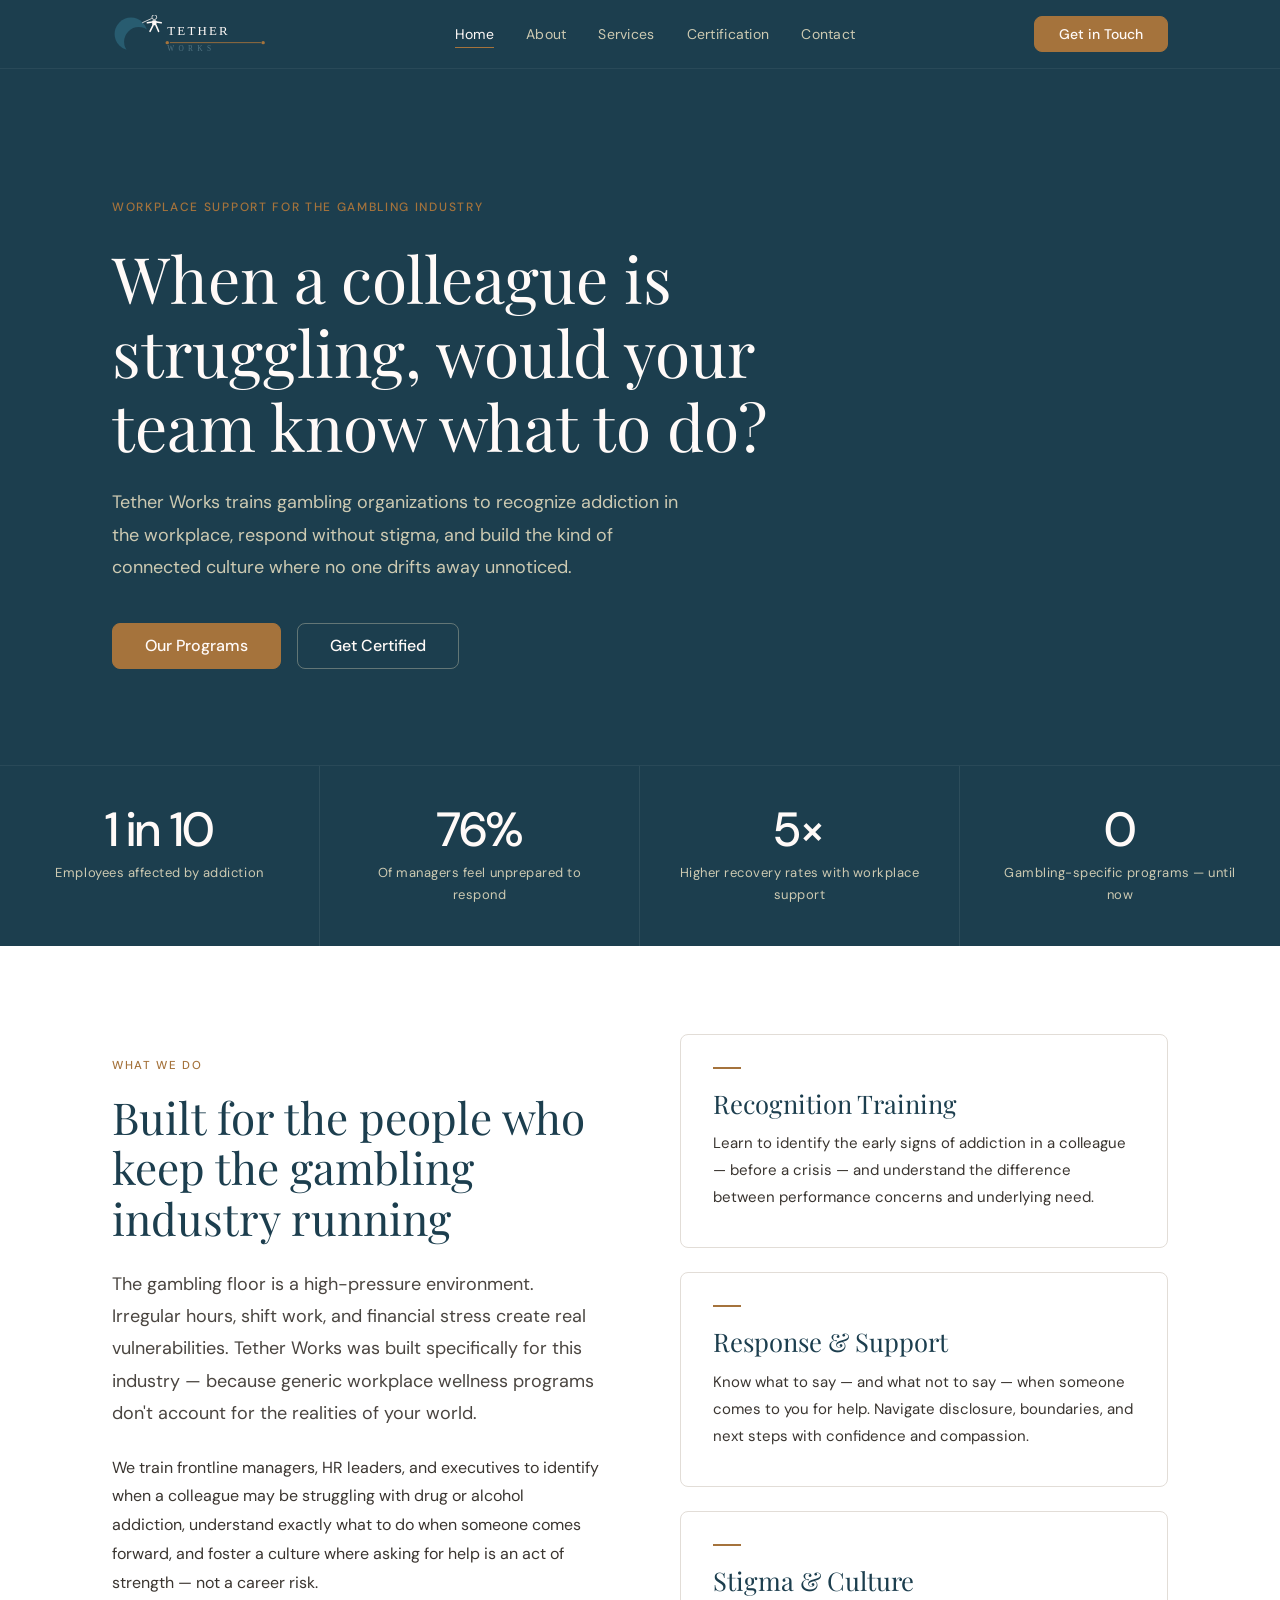
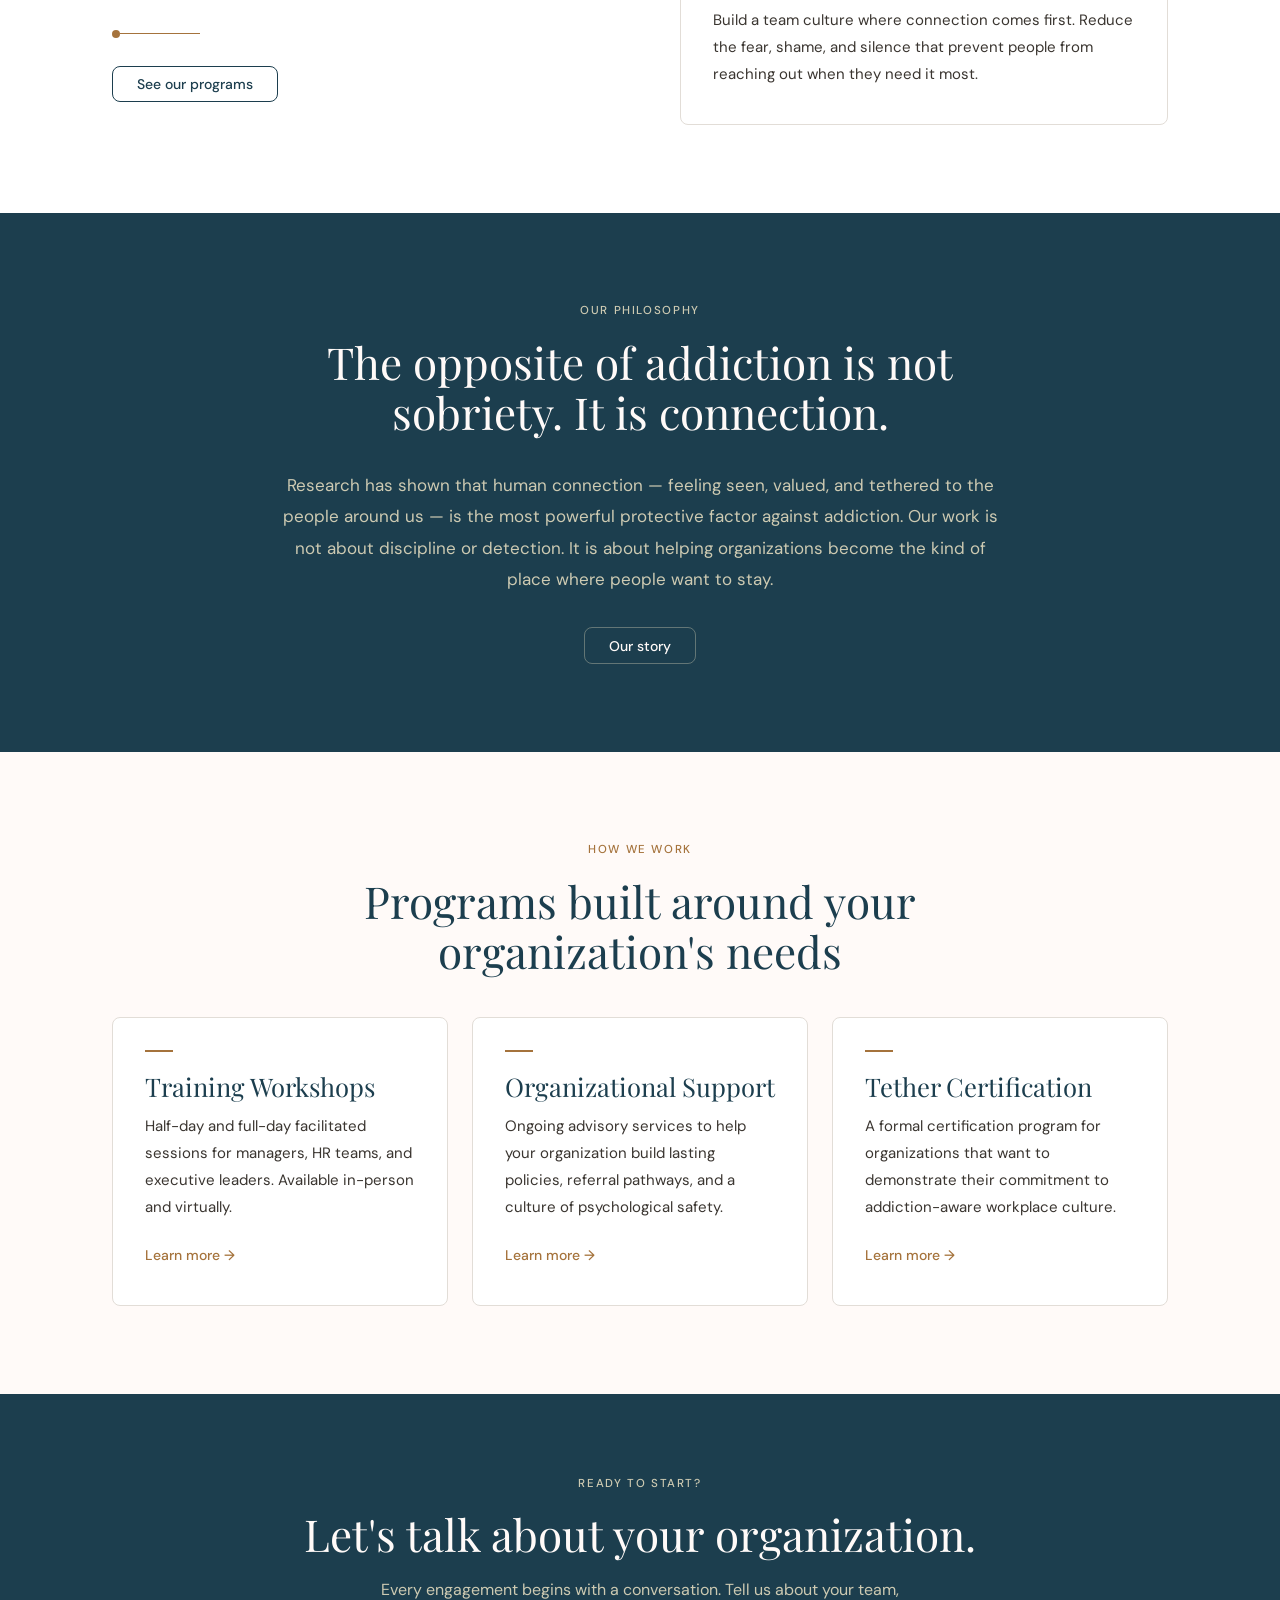
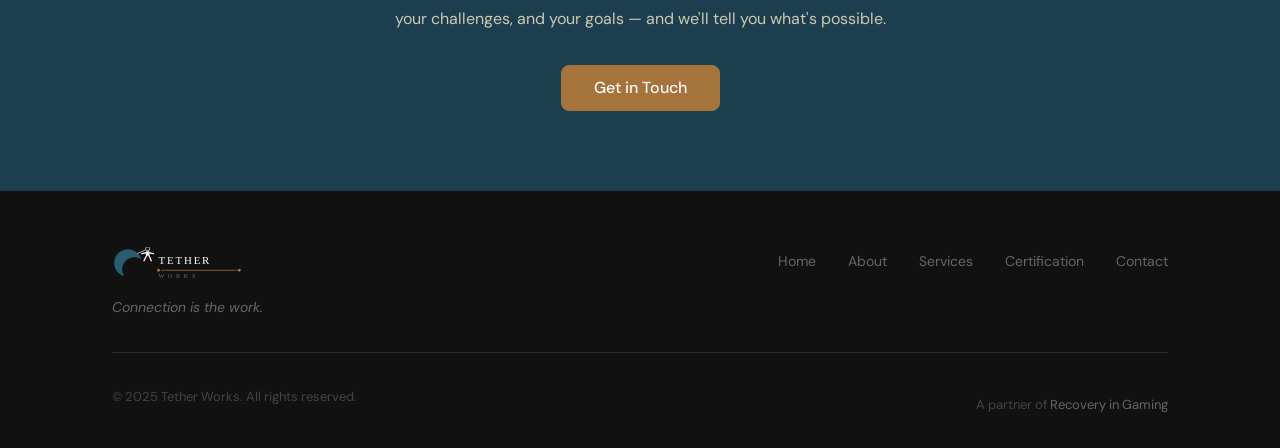
<file: index.html>
<!DOCTYPE html>
<html lang="en">
<head>
  <meta charset="UTF-8">
  <meta name="viewport" content="width=device-width, initial-scale=1.0">
  <title>Tether Works — Workplace Addiction Support for the Gambling Industry</title>
  <meta name="description" content="Tether Works helps gambling organizations train, support, and certify their teams to respond with confidence when a colleague is struggling with addiction.">
  <link rel="stylesheet" href="assets/css/style.css">
</head>
<body>

<nav>
  <div class="nav-inner">
    <a href="index.html" class="nav-logo">
      <svg viewBox="0 0 190 44" xmlns="http://www.w3.org/2000/svg">
        <defs><mask id="nm"><rect width="60" height="44" fill="white"/><circle cx="31" cy="31" r="17" fill="black"/></mask></defs>
        <circle cx="22" cy="22" r="19" fill="#285C70" mask="url(#nm)"/>
        <line x1="35" y1="9" x2="46" y2="4" stroke="#FFFAF8" stroke-width="0.9"/>
        <circle cx="49" cy="2.5" r="2.8" fill="none" stroke="#FFFAF8" stroke-width="0.9"/>
        <rect x="46.5" y="6" width="5" height="6" rx="1.5" fill="#FFFAF8"/>
        <line x1="41" y1="9" x2="46.5" y2="8" stroke="#FFFAF8" stroke-width="1.8" stroke-linecap="round"/>
        <line x1="51.5" y1="8" x2="57" y2="9" stroke="#FFFAF8" stroke-width="1.8" stroke-linecap="round"/>
        <line x1="47.5" y1="12" x2="44" y2="19" stroke="#FFFAF8" stroke-width="1.8" stroke-linecap="round"/>
        <line x1="51" y1="12" x2="54" y2="19" stroke="#FFFAF8" stroke-width="1.8" stroke-linecap="round"/>
        <text x="64" y="23" font-size="15" fill="#FFFAF8" font-family="Georgia, serif" letter-spacing="2.5">TETHER</text>
        <circle cx="64" cy="32" r="2" fill="#A5733C"/>
        <line x1="67.5" y1="32" x2="172" y2="32" stroke="#A5733C" stroke-width="1" stroke-linecap="round"/>
        <circle cx="175" cy="32" r="2" fill="#A5733C"/>
        <text x="64" y="42" font-size="8.5" fill="#517380" font-family="Georgia, serif" letter-spacing="5">WORKS</text>
      </svg>
    </a>
    <ul class="nav-links">
      <li><a href="index.html" class="active">Home</a></li>
      <li><a href="about.html">About</a></li>
      <li><a href="services.html">Services</a></li>
      <li><a href="certification.html">Certification</a></li>
      <li><a href="contact.html">Contact</a></li>
    </ul>
    <a href="contact.html" class="btn btn-primary">Get in Touch</a>
  </div>
</nav>

<section class="hero">
  <div class="container">
    <span class="hero-eyebrow">Workplace support for the gambling industry</span>
    <h1>When a colleague is struggling, would your team know what to do?</h1>
    <p class="lead">Tether Works trains gambling organizations to recognize addiction in the workplace, respond without stigma, and build the kind of connected culture where no one drifts away unnoticed.</p>
    <div class="hero-ctas">
      <a href="services.html" class="btn btn-primary btn-lg">Our Programs</a>
      <a href="certification.html" class="btn btn-ghost btn-lg">Get Certified</a>
    </div>
  </div>
</section>

<section class="bg-depth" style="padding: 0; border-top: 1px solid rgba(255,255,255,0.06);">
  <div class="stat-strip">
    <div class="stat-item">
      <div class="stat-num">1 in 10</div>
      <div class="stat-label">Employees affected by addiction</div>
    </div>
    <div class="stat-item">
      <div class="stat-num">76%</div>
      <div class="stat-label">Of managers feel unprepared to respond</div>
    </div>
    <div class="stat-item">
      <div class="stat-num">5×</div>
      <div class="stat-label">Higher recovery rates with workplace support</div>
    </div>
    <div class="stat-item">
      <div class="stat-num">0</div>
      <div class="stat-label">Gambling-specific programs — until now</div>
    </div>
  </div>
</section>

<section class="bg-white">
  <div class="container">
    <div style="display: grid; grid-template-columns: 1fr 1fr; gap: 5rem; align-items: center;">
      <div>
        <span class="section-label">What we do</span>
        <h2 class="mb-3" style="color: var(--depth);">Built for the people who keep the gambling industry running</h2>
        <p class="lead mb-3">The gambling floor is a high-pressure environment. Irregular hours, shift work, and financial stress create real vulnerabilities. Tether Works was built specifically for this industry — because generic workplace wellness programs don't account for the realities of your world.</p>
        <p>We train frontline managers, HR leaders, and executives to identify when a colleague may be struggling with drug or alcohol addiction, understand exactly what to do when someone comes forward, and foster a culture where asking for help is an act of strength — not a career risk.</p>
        <div class="tether-line mt-4">
          <div class="tether-dot"></div>
          <div class="tether-rule"></div>
        </div>
        <a href="services.html" class="btn btn-outline">See our programs</a>
      </div>
      <div class="card-grid" style="grid-template-columns: 1fr;">
        <div class="card">
          <div class="card-bar"></div>
          <h3>Recognition Training</h3>
          <p>Learn to identify the early signs of addiction in a colleague — before a crisis — and understand the difference between performance concerns and underlying need.</p>
        </div>
        <div class="card">
          <div class="card-bar"></div>
          <h3>Response &amp; Support</h3>
          <p>Know what to say — and what not to say — when someone comes to you for help. Navigate disclosure, boundaries, and next steps with confidence and compassion.</p>
        </div>
        <div class="card">
          <div class="card-bar"></div>
          <h3>Stigma &amp; Culture</h3>
          <p>Build a team culture where connection comes first. Reduce the fear, shame, and silence that prevent people from reaching out when they need it most.</p>
        </div>
      </div>
    </div>
  </div>
</section>

<section class="bg-depth">
  <div class="container" style="max-width: 800px; text-align: center;">
    <span class="section-label on-dark">Our philosophy</span>
    <h2 style="color: var(--stardust); margin-bottom: 2rem;">The opposite of addiction is not sobriety. It is connection.</h2>
    <p style="color: var(--fog); font-size: 1.0625rem; line-height: 1.85; margin-bottom: 2rem;">Research has shown that human connection — feeling seen, valued, and tethered to the people around us — is the most powerful protective factor against addiction. Our work is not about discipline or detection. It is about helping organizations become the kind of place where people want to stay.</p>
    <a href="about.html" class="btn btn-ghost">Our story</a>
  </div>
</section>

<section>
  <div class="container">
    <div class="text-center mb-4" style="max-width: 600px; margin-left: auto; margin-right: auto;">
      <span class="section-label">How we work</span>
      <h2 style="color: var(--depth);">Programs built around your organization's needs</h2>
    </div>
    <div class="card-grid grid-3" style="margin-top: 2.5rem;">
      <div class="card">
        <div class="card-bar"></div>
        <h3>Training Workshops</h3>
        <p>Half-day and full-day facilitated sessions for managers, HR teams, and executive leaders. Available in-person and virtually.</p>
        <div style="margin-top: 1.25rem;"><a href="services.html" style="color: var(--lifeline); font-size: 0.875rem; font-weight: 500; text-decoration: none;">Learn more →</a></div>
      </div>
      <div class="card">
        <div class="card-bar"></div>
        <h3>Organizational Support</h3>
        <p>Ongoing advisory services to help your organization build lasting policies, referral pathways, and a culture of psychological safety.</p>
        <div style="margin-top: 1.25rem;"><a href="services.html" style="color: var(--lifeline); font-size: 0.875rem; font-weight: 500; text-decoration: none;">Learn more →</a></div>
      </div>
      <div class="card">
        <div class="card-bar"></div>
        <h3>Tether Certification</h3>
        <p>A formal certification program for organizations that want to demonstrate their commitment to addiction-aware workplace culture.</p>
        <div style="margin-top: 1.25rem;"><a href="certification.html" style="color: var(--lifeline); font-size: 0.875rem; font-weight: 500; text-decoration: none;">Learn more →</a></div>
      </div>
    </div>
  </div>
</section>

<section class="cta-band">
  <div class="container">
    <span class="section-label on-dark" style="color: var(--fog);">Ready to start?</span>
    <h2>Let's talk about your organization.</h2>
    <p>Every engagement begins with a conversation. Tell us about your team, your challenges, and your goals — and we'll tell you what's possible.</p>
    <a href="contact.html" class="btn btn-primary btn-lg">Get in Touch</a>
  </div>
</section>

<footer>
  <div class="footer-inner" style="max-width: var(--max-w); margin: 0 auto; padding: 0 2rem;">
    <div class="footer-top">
      <div>
        <svg viewBox="0 0 190 44" xmlns="http://www.w3.org/2000/svg" height="32">
          <defs><mask id="fm"><rect width="60" height="44" fill="white"/><circle cx="31" cy="31" r="17" fill="black"/></mask></defs>
          <circle cx="22" cy="22" r="19" fill="#285C70" mask="url(#fm)"/>
          <line x1="35" y1="9" x2="46" y2="4" stroke="#FFFAF8" stroke-width="0.9"/>
          <circle cx="49" cy="2.5" r="2.8" fill="none" stroke="#FFFAF8" stroke-width="0.9"/>
          <rect x="46.5" y="6" width="5" height="6" rx="1.5" fill="#FFFAF8"/>
          <line x1="41" y1="9" x2="46.5" y2="8" stroke="#FFFAF8" stroke-width="1.8" stroke-linecap="round"/>
          <line x1="51.5" y1="8" x2="57" y2="9" stroke="#FFFAF8" stroke-width="1.8" stroke-linecap="round"/>
          <line x1="47.5" y1="12" x2="44" y2="19" stroke="#FFFAF8" stroke-width="1.8" stroke-linecap="round"/>
          <line x1="51" y1="12" x2="54" y2="19" stroke="#FFFAF8" stroke-width="1.8" stroke-linecap="round"/>
          <text x="64" y="23" font-size="15" fill="#FFFAF8" font-family="Georgia, serif" letter-spacing="2.5">TETHER</text>
          <circle cx="64" cy="32" r="2" fill="#A5733C"/>
          <line x1="67.5" y1="32" x2="172" y2="32" stroke="#A5733C" stroke-width="1"/>
          <circle cx="175" cy="32" r="2" fill="#A5733C"/>
          <text x="64" y="42" font-size="8.5" fill="#517380" font-family="Georgia, serif" letter-spacing="5">WORKS</text>
        </svg>
        <p class="footer-tagline">Connection is the work.</p>
      </div>
      <ul class="footer-links">
        <li><a href="index.html">Home</a></li>
        <li><a href="about.html">About</a></li>
        <li><a href="services.html">Services</a></li>
        <li><a href="certification.html">Certification</a></li>
        <li><a href="contact.html">Contact</a></li>
      </ul>
    </div>
    <div class="footer-bottom">
      <p>© 2025 Tether Works. All rights reserved.</p>
      <p>A partner of <a href="https://www.recoveryingaming.com" target="_blank" style="color: #666; text-decoration: none;">Recovery in Gaming</a></p>
    </div>
  </div>
</footer>

</body>
</html>
</file>
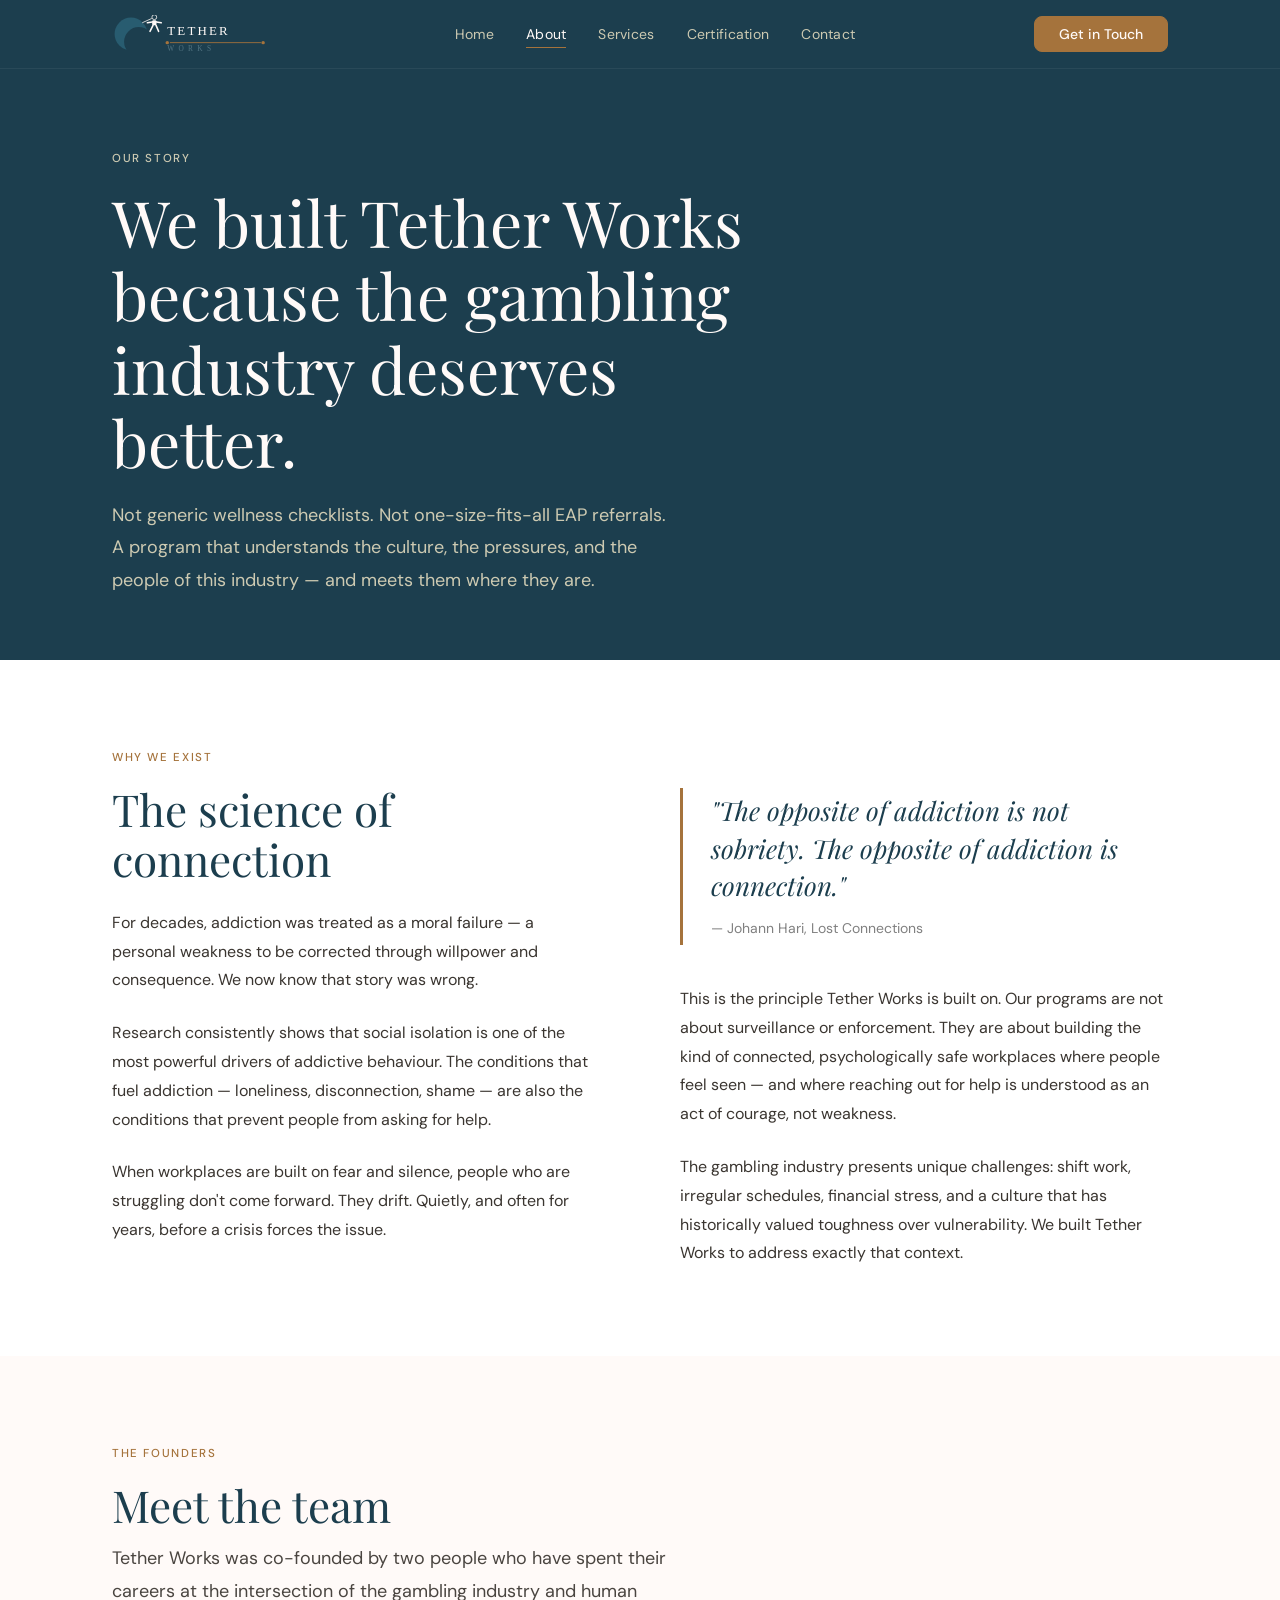
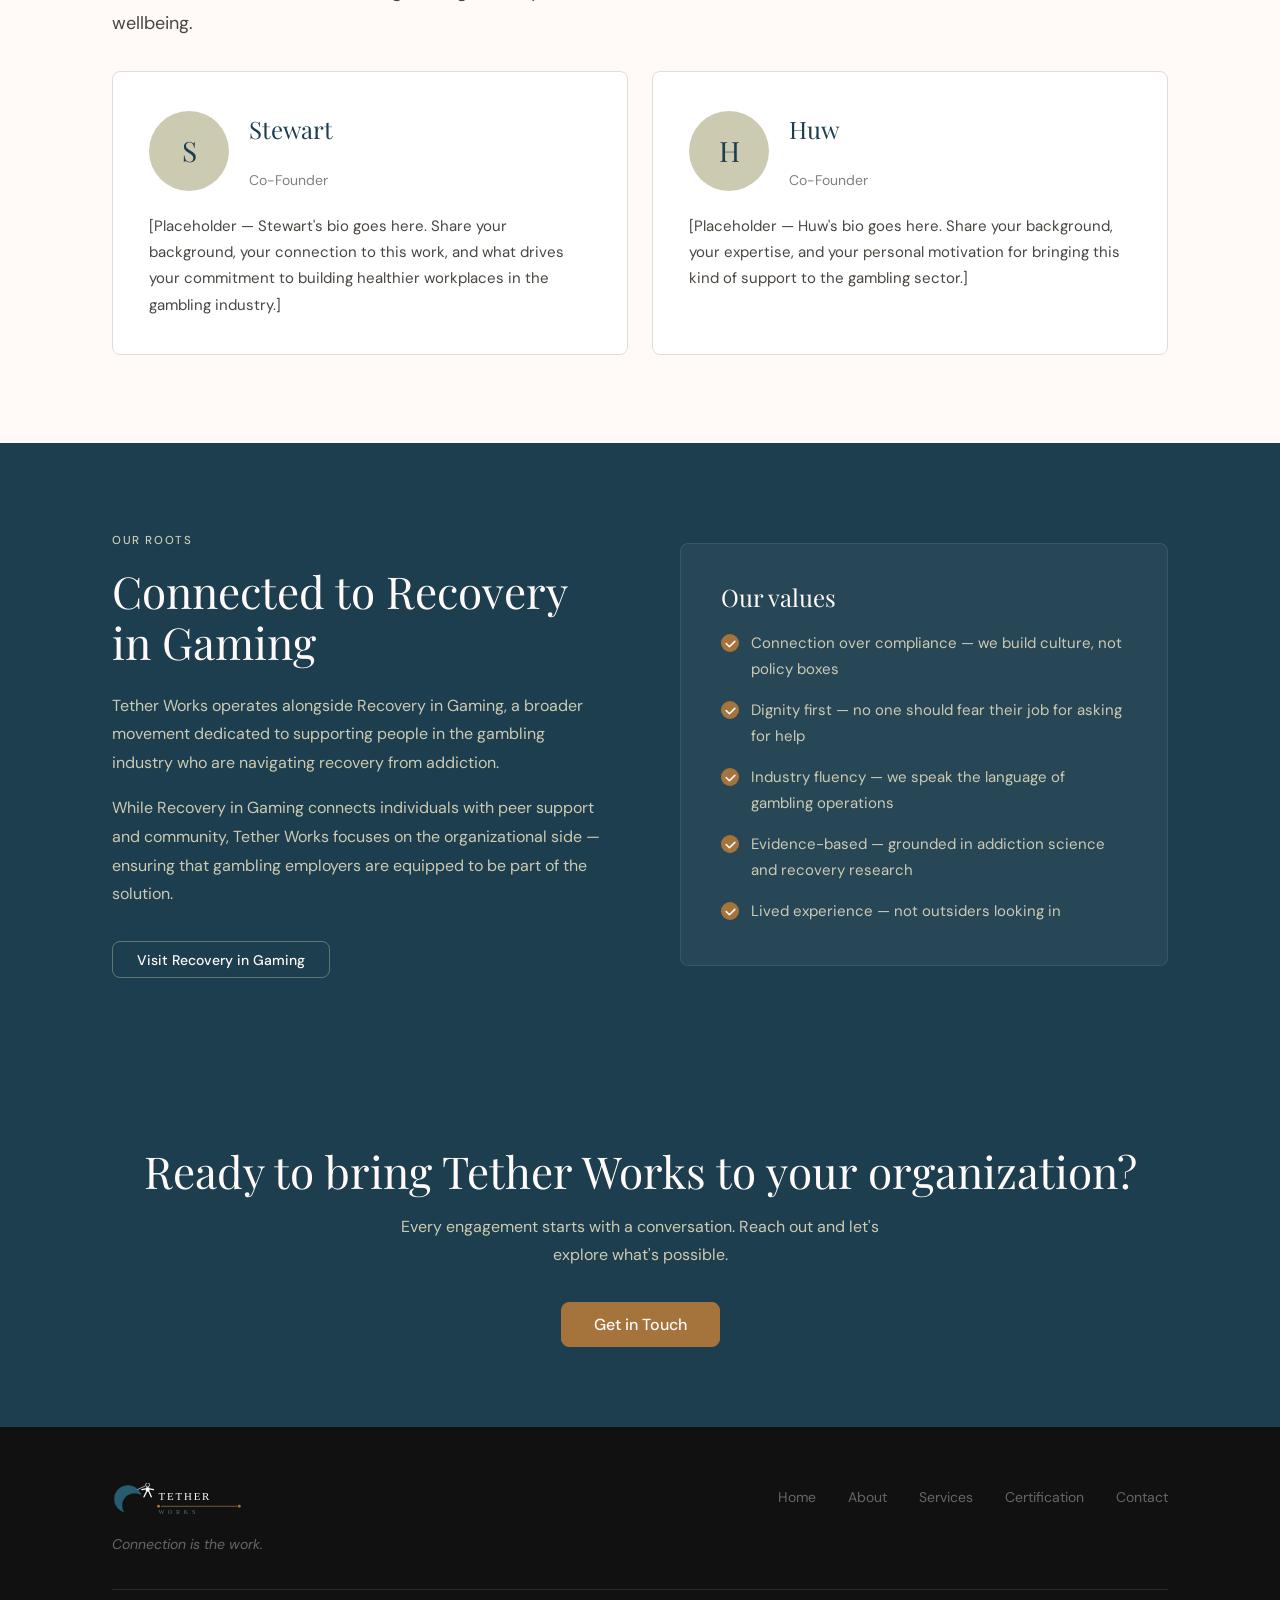
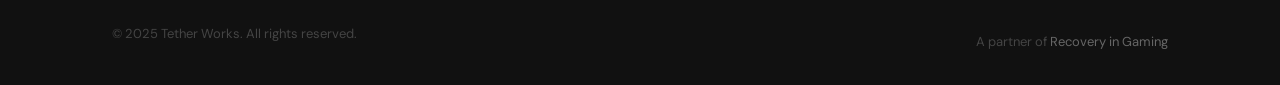
<file: about.html>
<!DOCTYPE html>
<html lang="en">
<head>
  <meta charset="UTF-8">
  <meta name="viewport" content="width=device-width, initial-scale=1.0">
  <title>About — Tether Works</title>
  <meta name="description" content="Tether Works was founded on a simple belief: that the opposite of addiction is connection. Meet the team behind the work.">
  <link rel="stylesheet" href="assets/css/style.css">
</head>
<body>

<nav>
  <div class="nav-inner">
    <a href="index.html" class="nav-logo">
      <svg viewBox="0 0 190 44" xmlns="http://www.w3.org/2000/svg">
        <defs><mask id="nm"><rect width="60" height="44" fill="white"/><circle cx="31" cy="31" r="17" fill="black"/></mask></defs>
        <circle cx="22" cy="22" r="19" fill="#285C70" mask="url(#nm)"/>
        <line x1="35" y1="9" x2="46" y2="4" stroke="#FFFAF8" stroke-width="0.9"/>
        <circle cx="49" cy="2.5" r="2.8" fill="none" stroke="#FFFAF8" stroke-width="0.9"/>
        <rect x="46.5" y="6" width="5" height="6" rx="1.5" fill="#FFFAF8"/>
        <line x1="41" y1="9" x2="46.5" y2="8" stroke="#FFFAF8" stroke-width="1.8" stroke-linecap="round"/>
        <line x1="51.5" y1="8" x2="57" y2="9" stroke="#FFFAF8" stroke-width="1.8" stroke-linecap="round"/>
        <line x1="47.5" y1="12" x2="44" y2="19" stroke="#FFFAF8" stroke-width="1.8" stroke-linecap="round"/>
        <line x1="51" y1="12" x2="54" y2="19" stroke="#FFFAF8" stroke-width="1.8" stroke-linecap="round"/>
        <text x="64" y="23" font-size="15" fill="#FFFAF8" font-family="Georgia, serif" letter-spacing="2.5">TETHER</text>
        <circle cx="64" cy="32" r="2" fill="#A5733C"/>
        <line x1="67.5" y1="32" x2="172" y2="32" stroke="#A5733C" stroke-width="1" stroke-linecap="round"/>
        <circle cx="175" cy="32" r="2" fill="#A5733C"/>
        <text x="64" y="42" font-size="8.5" fill="#517380" font-family="Georgia, serif" letter-spacing="5">WORKS</text>
      </svg>
    </a>
    <ul class="nav-links">
      <li><a href="index.html">Home</a></li>
      <li><a href="about.html" class="active">About</a></li>
      <li><a href="services.html">Services</a></li>
      <li><a href="certification.html">Certification</a></li>
      <li><a href="contact.html">Contact</a></li>
    </ul>
    <a href="contact.html" class="btn btn-primary">Get in Touch</a>
  </div>
</nav>

<section class="page-header">
  <div class="container">
    <span class="section-label on-dark" style="color: var(--fog);">Our story</span>
    <h1>We built Tether Works because the gambling industry deserves better.</h1>
    <p class="lead" style="margin-top: 1.25rem;">Not generic wellness checklists. Not one-size-fits-all EAP referrals. A program that understands the culture, the pressures, and the people of this industry — and meets them where they are.</p>
  </div>
</section>

<section class="bg-white">
  <div class="container">
    <div style="display: grid; grid-template-columns: 1fr 1fr; gap: 5rem; align-items: start;">
      <div>
        <span class="section-label">Why we exist</span>
        <h2 style="color: var(--depth); margin-bottom: 1.5rem;">The science of connection</h2>
        <p class="mb-3">For decades, addiction was treated as a moral failure — a personal weakness to be corrected through willpower and consequence. We now know that story was wrong.</p>
        <p class="mb-3">Research consistently shows that social isolation is one of the most powerful drivers of addictive behaviour. The conditions that fuel addiction — loneliness, disconnection, shame — are also the conditions that prevent people from asking for help.</p>
        <p>When workplaces are built on fear and silence, people who are struggling don't come forward. They drift. Quietly, and often for years, before a crisis forces the issue.</p>
      </div>
      <div>
        <div class="callout">
          <p>"The opposite of addiction is not sobriety. The opposite of addiction is connection."</p>
          <cite>— Johann Hari, Lost Connections</cite>
        </div>
        <p class="mt-3">This is the principle Tether Works is built on. Our programs are not about surveillance or enforcement. They are about building the kind of connected, psychologically safe workplaces where people feel seen — and where reaching out for help is understood as an act of courage, not weakness.</p>
        <p class="mt-3">The gambling industry presents unique challenges: shift work, irregular schedules, financial stress, and a culture that has historically valued toughness over vulnerability. We built Tether Works to address exactly that context.</p>
      </div>
    </div>
  </div>
</section>

<section>
  <div class="container">
    <span class="section-label">The founders</span>
    <h2 style="color: var(--depth); margin-bottom: 0.75rem;">Meet the team</h2>
    <p class="lead mb-4" style="max-width: 560px;">Tether Works was co-founded by two people who have spent their careers at the intersection of the gambling industry and human wellbeing.</p>
    <div class="founder-grid">
      <div class="founder-card">
        <div class="founder-header">
          <div class="founder-avatar">S</div>
          <div>
            <p class="founder-name">Stewart</p>
            <p class="founder-title">Co-Founder</p>
          </div>
        </div>
        <p class="founder-bio">[Placeholder — Stewart's bio goes here. Share your background, your connection to this work, and what drives your commitment to building healthier workplaces in the gambling industry.]</p>
      </div>
      <div class="founder-card">
        <div class="founder-header">
          <div class="founder-avatar">H</div>
          <div>
            <p class="founder-name">Huw</p>
            <p class="founder-title">Co-Founder</p>
          </div>
        </div>
        <p class="founder-bio">[Placeholder — Huw's bio goes here. Share your background, your expertise, and your personal motivation for bringing this kind of support to the gambling sector.]</p>
      </div>
    </div>
  </div>
</section>

<section class="bg-depth">
  <div class="container" style="display: grid; grid-template-columns: 1fr 1fr; gap: 5rem; align-items: center;">
    <div>
      <span class="section-label on-dark" style="color: var(--fog);">Our roots</span>
      <h2 style="color: var(--stardust); margin-bottom: 1.5rem;">Connected to Recovery in Gaming</h2>
      <p style="color: var(--fog); margin-bottom: 1rem;">Tether Works operates alongside Recovery in Gaming, a broader movement dedicated to supporting people in the gambling industry who are navigating recovery from addiction.</p>
      <p style="color: var(--fog);">While Recovery in Gaming connects individuals with peer support and community, Tether Works focuses on the organizational side — ensuring that gambling employers are equipped to be part of the solution.</p>
      <div class="mt-4"><a href="https://www.recoveryingaming.com" target="_blank" class="btn btn-ghost">Visit Recovery in Gaming</a></div>
    </div>
    <div>
      <div style="background: rgba(255,255,255,0.05); border-radius: var(--r); padding: 2.5rem; border: 1px solid rgba(255,255,255,0.08);">
        <h3 style="color: var(--stardust); margin-bottom: 1.25rem; font-size: 1.5rem;">Our values</h3>
        <ul class="check-list" style="gap: 1rem;">
          <li style="color: var(--fog);">Connection over compliance — we build culture, not policy boxes</li>
          <li style="color: var(--fog);">Dignity first — no one should fear their job for asking for help</li>
          <li style="color: var(--fog);">Industry fluency — we speak the language of gambling operations</li>
          <li style="color: var(--fog);">Evidence-based — grounded in addiction science and recovery research</li>
          <li style="color: var(--fog);">Lived experience — not outsiders looking in</li>
        </ul>
      </div>
    </div>
  </div>
</section>

<section class="cta-band">
  <div class="container">
    <h2>Ready to bring Tether Works to your organization?</h2>
    <p>Every engagement starts with a conversation. Reach out and let's explore what's possible.</p>
    <a href="contact.html" class="btn btn-primary btn-lg">Get in Touch</a>
  </div>
</section>

<footer>
  <div class="footer-inner" style="max-width: var(--max-w); margin: 0 auto; padding: 0 2rem;">
    <div class="footer-top">
      <div>
        <svg viewBox="0 0 190 44" xmlns="http://www.w3.org/2000/svg" height="32">
          <defs><mask id="fm"><rect width="60" height="44" fill="white"/><circle cx="31" cy="31" r="17" fill="black"/></mask></defs>
          <circle cx="22" cy="22" r="19" fill="#285C70" mask="url(#fm)"/>
          <line x1="35" y1="9" x2="46" y2="4" stroke="#FFFAF8" stroke-width="0.9"/>
          <circle cx="49" cy="2.5" r="2.8" fill="none" stroke="#FFFAF8" stroke-width="0.9"/>
          <rect x="46.5" y="6" width="5" height="6" rx="1.5" fill="#FFFAF8"/>
          <line x1="41" y1="9" x2="46.5" y2="8" stroke="#FFFAF8" stroke-width="1.8" stroke-linecap="round"/>
          <line x1="51.5" y1="8" x2="57" y2="9" stroke="#FFFAF8" stroke-width="1.8" stroke-linecap="round"/>
          <line x1="47.5" y1="12" x2="44" y2="19" stroke="#FFFAF8" stroke-width="1.8" stroke-linecap="round"/>
          <line x1="51" y1="12" x2="54" y2="19" stroke="#FFFAF8" stroke-width="1.8" stroke-linecap="round"/>
          <text x="64" y="23" font-size="15" fill="#FFFAF8" font-family="Georgia, serif" letter-spacing="2.5">TETHER</text>
          <circle cx="64" cy="32" r="2" fill="#A5733C"/>
          <line x1="67.5" y1="32" x2="172" y2="32" stroke="#A5733C" stroke-width="1"/>
          <circle cx="175" cy="32" r="2" fill="#A5733C"/>
          <text x="64" y="42" font-size="8.5" fill="#517380" font-family="Georgia, serif" letter-spacing="5">WORKS</text>
        </svg>
        <p class="footer-tagline">Connection is the work.</p>
      </div>
      <ul class="footer-links">
        <li><a href="index.html">Home</a></li>
        <li><a href="about.html">About</a></li>
        <li><a href="services.html">Services</a></li>
        <li><a href="certification.html">Certification</a></li>
        <li><a href="contact.html">Contact</a></li>
      </ul>
    </div>
    <div class="footer-bottom">
      <p>© 2025 Tether Works. All rights reserved.</p>
      <p>A partner of <a href="https://www.recoveryingaming.com" target="_blank" style="color: #666; text-decoration: none;">Recovery in Gaming</a></p>
    </div>
  </div>
</footer>

</body>
</html>
</file>
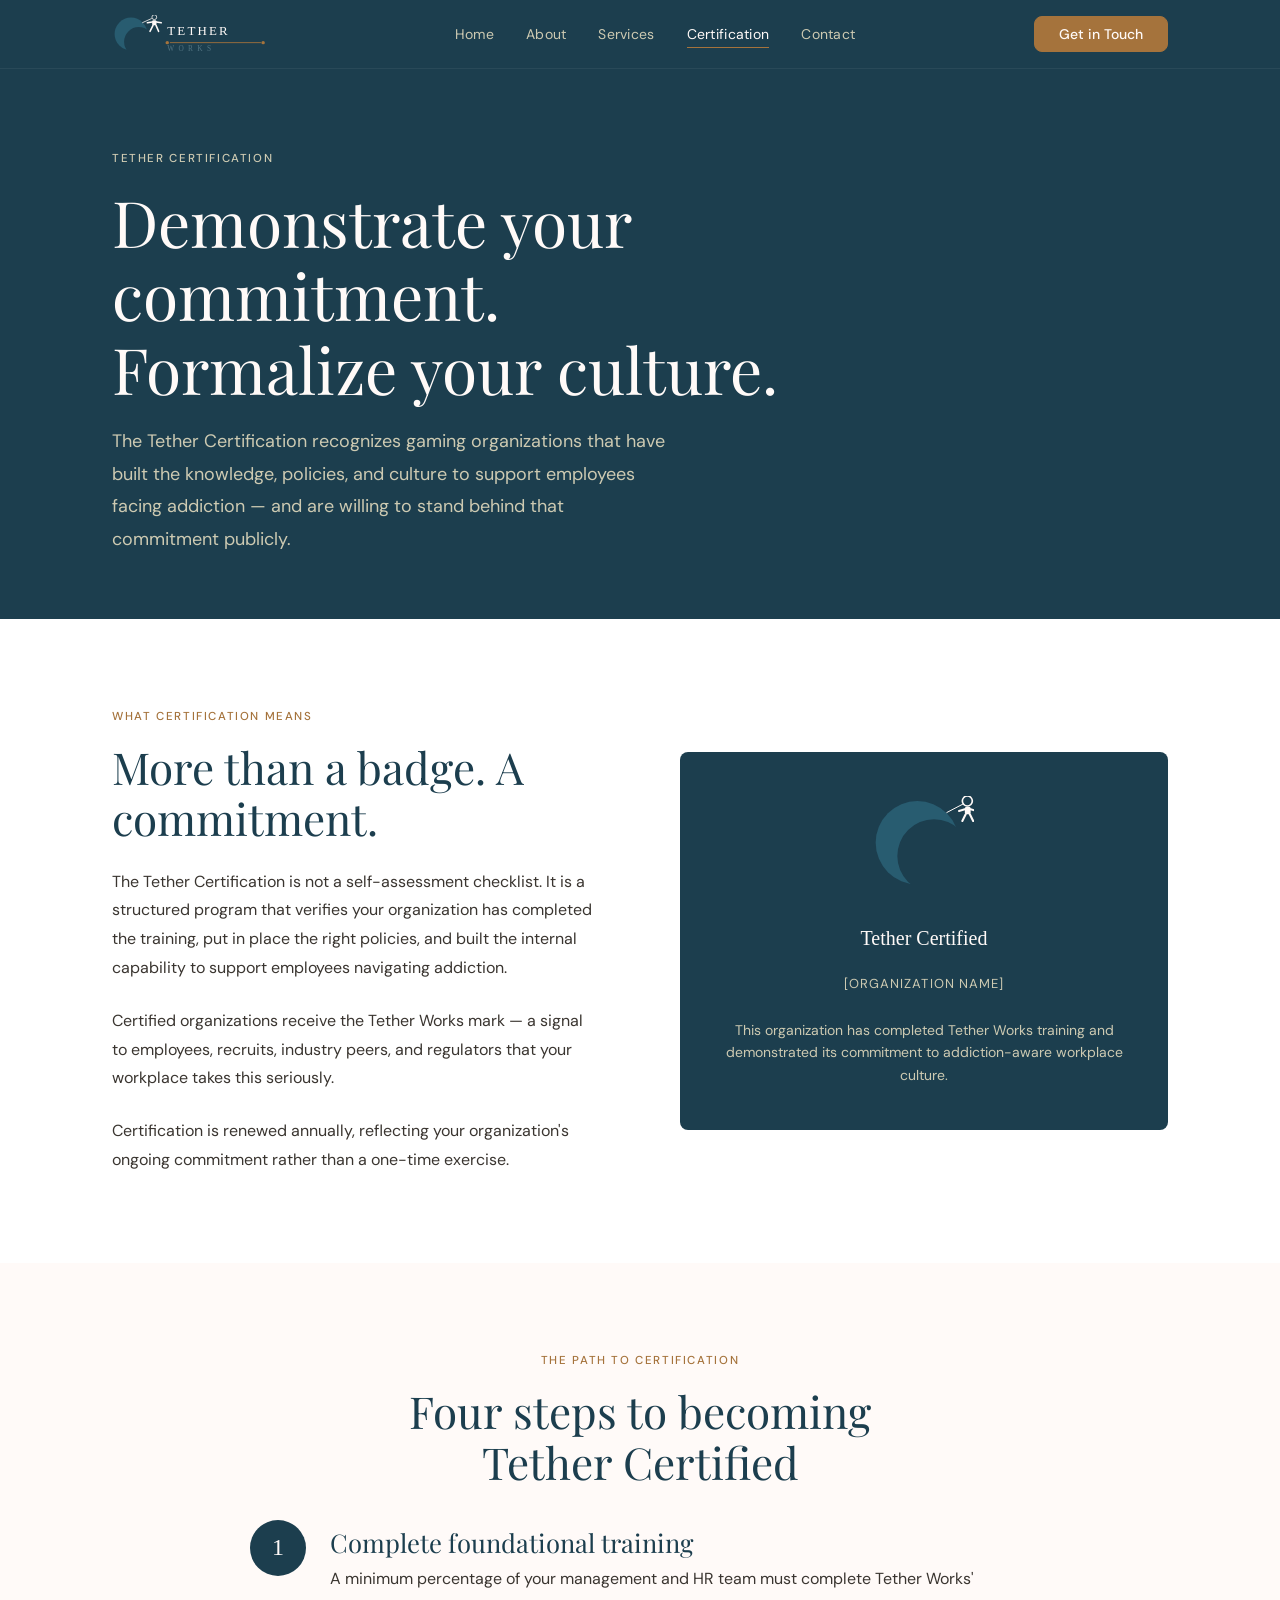
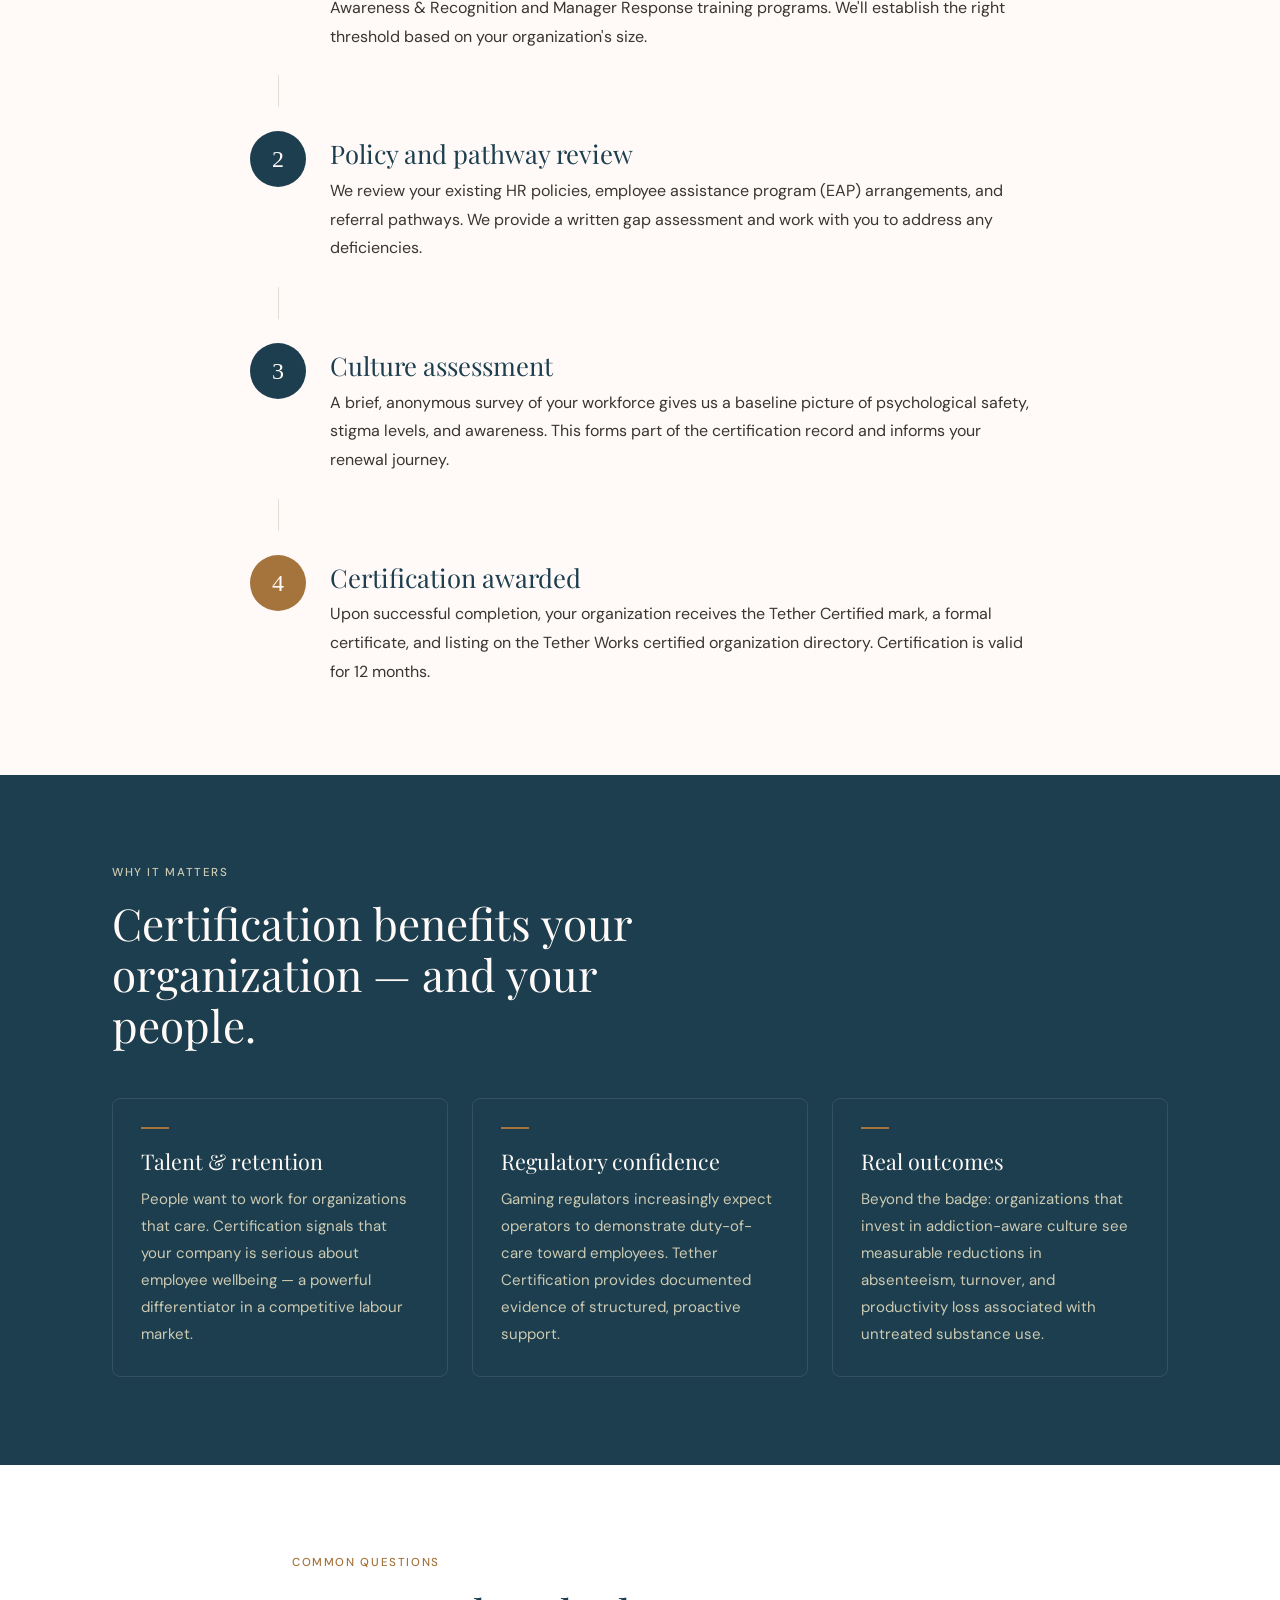
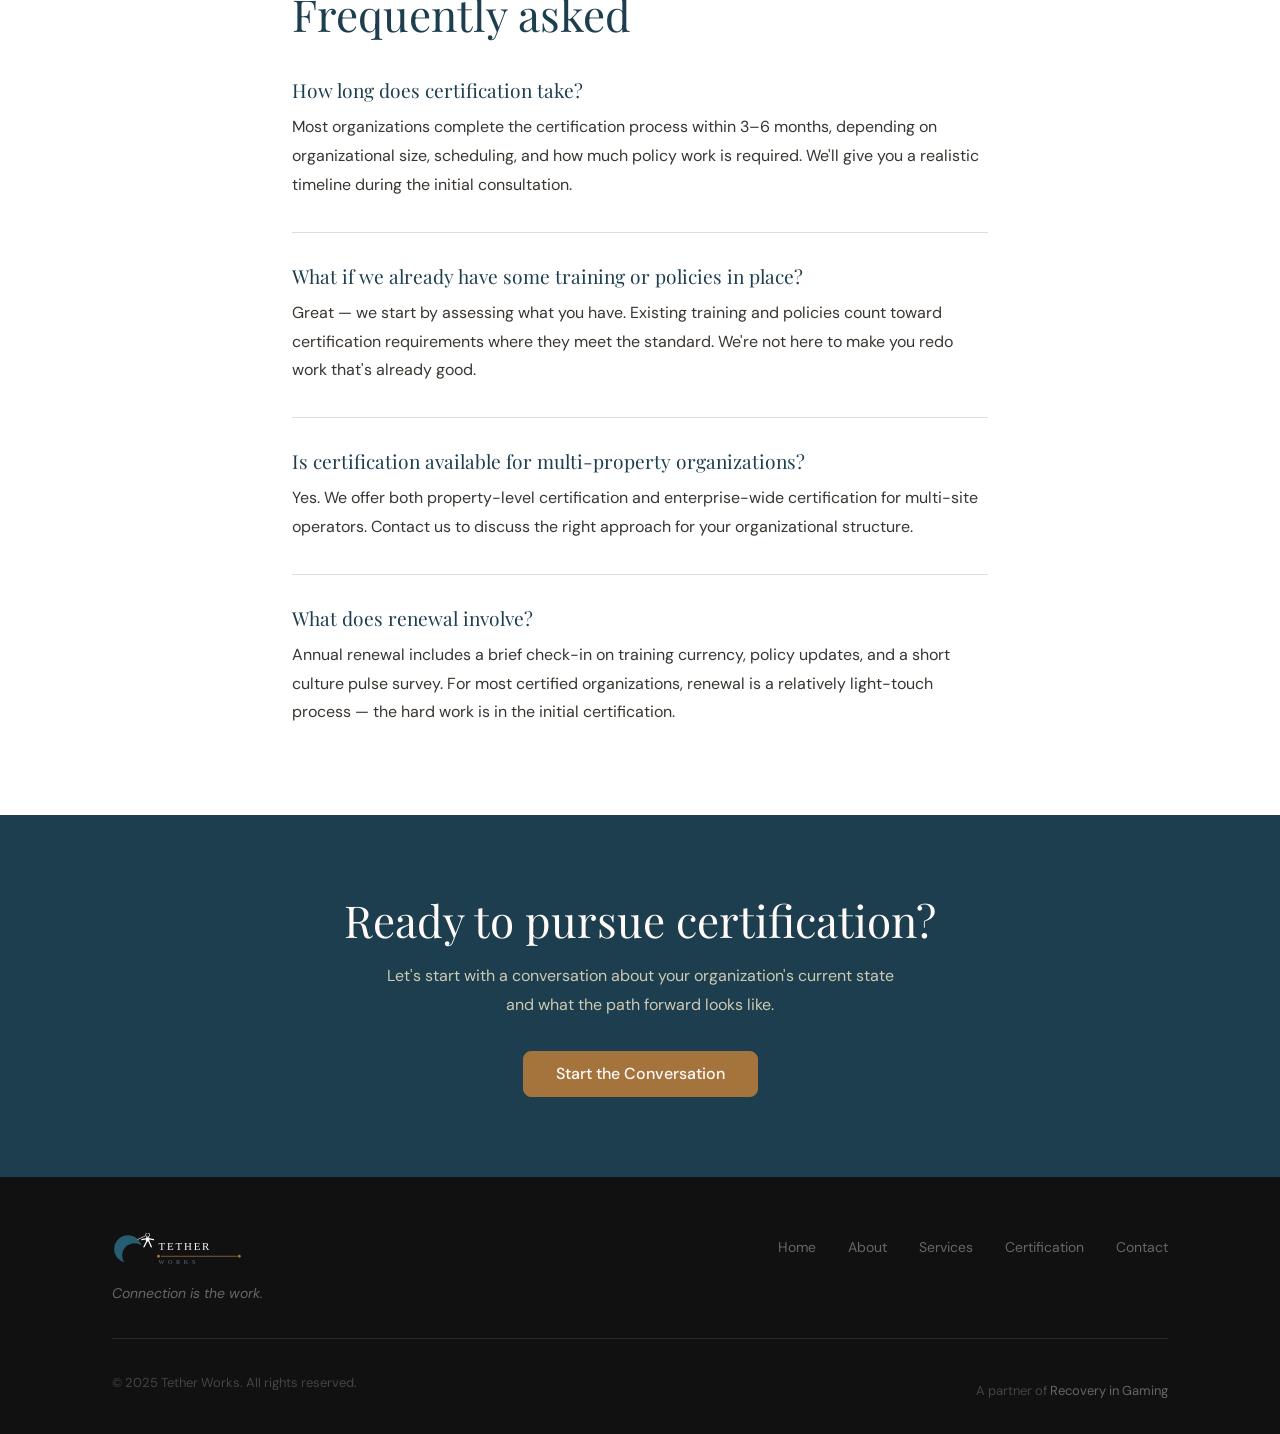
<file: certification.html>
<!DOCTYPE html>
<html lang="en">
<head>
  <meta charset="UTF-8">
  <meta name="viewport" content="width=device-width, initial-scale=1.0">
  <title>Certification — Tether Works</title>
  <meta name="description" content="The Tether Certification Program — a formal recognition for gaming organizations committed to addiction-aware workplace culture.">
  <link rel="stylesheet" href="assets/css/style.css">
</head>
<body>

<nav>
  <div class="nav-inner">
    <a href="index.html" class="nav-logo">
      <svg viewBox="0 0 190 44" xmlns="http://www.w3.org/2000/svg">
        <defs><mask id="nm"><rect width="60" height="44" fill="white"/><circle cx="31" cy="31" r="17" fill="black"/></mask></defs>
        <circle cx="22" cy="22" r="19" fill="#285C70" mask="url(#nm)"/>
        <line x1="35" y1="9" x2="46" y2="4" stroke="#FFFAF8" stroke-width="0.9"/>
        <circle cx="49" cy="2.5" r="2.8" fill="none" stroke="#FFFAF8" stroke-width="0.9"/>
        <rect x="46.5" y="6" width="5" height="6" rx="1.5" fill="#FFFAF8"/>
        <line x1="41" y1="9" x2="46.5" y2="8" stroke="#FFFAF8" stroke-width="1.8" stroke-linecap="round"/>
        <line x1="51.5" y1="8" x2="57" y2="9" stroke="#FFFAF8" stroke-width="1.8" stroke-linecap="round"/>
        <line x1="47.5" y1="12" x2="44" y2="19" stroke="#FFFAF8" stroke-width="1.8" stroke-linecap="round"/>
        <line x1="51" y1="12" x2="54" y2="19" stroke="#FFFAF8" stroke-width="1.8" stroke-linecap="round"/>
        <text x="64" y="23" font-size="15" fill="#FFFAF8" font-family="Georgia, serif" letter-spacing="2.5">TETHER</text>
        <circle cx="64" cy="32" r="2" fill="#A5733C"/>
        <line x1="67.5" y1="32" x2="172" y2="32" stroke="#A5733C" stroke-width="1" stroke-linecap="round"/>
        <circle cx="175" cy="32" r="2" fill="#A5733C"/>
        <text x="64" y="42" font-size="8.5" fill="#517380" font-family="Georgia, serif" letter-spacing="5">WORKS</text>
      </svg>
    </a>
    <ul class="nav-links">
      <li><a href="index.html">Home</a></li>
      <li><a href="about.html">About</a></li>
      <li><a href="services.html">Services</a></li>
      <li><a href="certification.html" class="active">Certification</a></li>
      <li><a href="contact.html">Contact</a></li>
    </ul>
    <a href="contact.html" class="btn btn-primary">Get in Touch</a>
  </div>
</nav>

<section class="page-header">
  <div class="container">
    <span class="section-label on-dark" style="color: var(--fog);">Tether Certification</span>
    <h1>Demonstrate your commitment. Formalize your culture.</h1>
    <p class="lead" style="margin-top: 1.25rem;">The Tether Certification recognizes gaming organizations that have built the knowledge, policies, and culture to support employees facing addiction — and are willing to stand behind that commitment publicly.</p>
  </div>
</section>

<!-- WHAT IT IS -->
<section class="bg-white">
  <div class="container">
    <div style="display: grid; grid-template-columns: 1fr 1fr; gap: 5rem; align-items: center;">
      <div>
        <span class="section-label">What certification means</span>
        <h2 style="color: var(--depth); margin-bottom: 1.5rem;">More than a badge. A commitment.</h2>
        <p class="mb-3">The Tether Certification is not a self-assessment checklist. It is a structured program that verifies your organization has completed the training, put in place the right policies, and built the internal capability to support employees navigating addiction.</p>
        <p class="mb-3">Certified organizations receive the Tether Works mark — a signal to employees, recruits, industry peers, and regulators that your workplace takes this seriously.</p>
        <p>Certification is renewed annually, reflecting your organization's ongoing commitment rather than a one-time exercise.</p>
      </div>
      <div style="background: var(--depth); border-radius: var(--r); padding: 2.75rem; display: flex; flex-direction: column; align-items: center; text-align: center; gap: 1.5rem;">
        <svg viewBox="0 0 120 120" width="100" height="100" xmlns="http://www.w3.org/2000/svg">
          <defs>
            <mask id="certMoon">
              <rect width="120" height="120" fill="white"/>
              <circle cx="72" cy="72" r="44" fill="black"/>
            </mask>
          </defs>
          <circle cx="52" cy="56" r="50" fill="#285C70" mask="url(#certMoon)"/>
          <line x1="87" y1="20" x2="108" y2="9" stroke="#FFFAF8" stroke-width="1.2"/>
          <circle cx="112" cy="6" r="6" fill="none" stroke="#FFFAF8" stroke-width="2"/>
          <rect x="109" y="13" width="7" height="9" rx="2" fill="#FFFAF8"/>
          <line x1="102" y1="18" x2="109" y2="16" stroke="#FFFAF8" stroke-width="2.5" stroke-linecap="round"/>
          <line x1="116" y1="16" x2="123" y2="18" stroke="#FFFAF8" stroke-width="2.5" stroke-linecap="round"/>
          <line x1="110" y1="22" x2="106" y2="30" stroke="#FFFAF8" stroke-width="2.5" stroke-linecap="round"/>
          <line x1="115" y1="22" x2="119" y2="30" stroke="#FFFAF8" stroke-width="2.5" stroke-linecap="round"/>
        </svg>
        <div>
          <p style="color: var(--stardust); font-family: 'Cormorant Garamond', serif; font-size: 1.25rem; margin-bottom: 0.25rem;">Tether Certified</p>
          <p style="color: var(--fog); font-size: 0.8125rem; letter-spacing: 0.08em; text-transform: uppercase;">[Organization name]</p>
        </div>
        <p style="color: var(--fog); font-size: 0.875rem; line-height: 1.6;">This organization has completed Tether Works training and demonstrated its commitment to addiction-aware workplace culture.</p>
      </div>
    </div>
  </div>
</section>

<!-- REQUIREMENTS -->
<section>
  <div class="container">
    <div class="text-center mb-4" style="max-width: 600px; margin-left: auto; margin-right: auto;">
      <span class="section-label">The path to certification</span>
      <h2 style="color: var(--depth);">Four steps to becoming Tether Certified</h2>
    </div>
    <div style="display: flex; flex-direction: column; gap: 1.5rem; max-width: 780px; margin: 0 auto;">

      <div style="display: grid; grid-template-columns: 56px 1fr; gap: 1.5rem; align-items: start;">
        <div style="width: 56px; height: 56px; border-radius: 50%; background: var(--depth); display: flex; align-items: center; justify-content: center; font-family: 'Cormorant Garamond', serif; font-size: 1.5rem; color: var(--stardust); flex-shrink: 0;">1</div>
        <div style="padding-top: 0.5rem;">
          <h3 style="color: var(--depth); margin-bottom: 0.5rem;">Complete foundational training</h3>
          <p>A minimum percentage of your management and HR team must complete Tether Works' Awareness &amp; Recognition and Manager Response training programs. We'll establish the right threshold based on your organization's size.</p>
        </div>
      </div>

      <div style="margin-left: 28px; width: 1px; height: 2rem; background: var(--border);"></div>

      <div style="display: grid; grid-template-columns: 56px 1fr; gap: 1.5rem; align-items: start;">
        <div style="width: 56px; height: 56px; border-radius: 50%; background: var(--depth); display: flex; align-items: center; justify-content: center; font-family: 'Cormorant Garamond', serif; font-size: 1.5rem; color: var(--stardust); flex-shrink: 0;">2</div>
        <div style="padding-top: 0.5rem;">
          <h3 style="color: var(--depth); margin-bottom: 0.5rem;">Policy and pathway review</h3>
          <p>We review your existing HR policies, employee assistance program (EAP) arrangements, and referral pathways. We provide a written gap assessment and work with you to address any deficiencies.</p>
        </div>
      </div>

      <div style="margin-left: 28px; width: 1px; height: 2rem; background: var(--border);"></div>

      <div style="display: grid; grid-template-columns: 56px 1fr; gap: 1.5rem; align-items: start;">
        <div style="width: 56px; height: 56px; border-radius: 50%; background: var(--depth); display: flex; align-items: center; justify-content: center; font-family: 'Cormorant Garamond', serif; font-size: 1.5rem; color: var(--stardust); flex-shrink: 0;">3</div>
        <div style="padding-top: 0.5rem;">
          <h3 style="color: var(--depth); margin-bottom: 0.5rem;">Culture assessment</h3>
          <p>A brief, anonymous survey of your workforce gives us a baseline picture of psychological safety, stigma levels, and awareness. This forms part of the certification record and informs your renewal journey.</p>
        </div>
      </div>

      <div style="margin-left: 28px; width: 1px; height: 2rem; background: var(--border);"></div>

      <div style="display: grid; grid-template-columns: 56px 1fr; gap: 1.5rem; align-items: start;">
        <div style="width: 56px; height: 56px; border-radius: 50%; background: var(--lifeline); display: flex; align-items: center; justify-content: center; font-family: 'Cormorant Garamond', serif; font-size: 1.5rem; color: var(--stardust); flex-shrink: 0;">4</div>
        <div style="padding-top: 0.5rem;">
          <h3 style="color: var(--depth); margin-bottom: 0.5rem;">Certification awarded</h3>
          <p>Upon successful completion, your organization receives the Tether Certified mark, a formal certificate, and listing on the Tether Works certified organization directory. Certification is valid for 12 months.</p>
        </div>
      </div>

    </div>
  </div>
</section>

<!-- WHY IT MATTERS -->
<section class="bg-depth">
  <div class="container">
    <span class="section-label on-dark" style="color: var(--fog);">Why it matters</span>
    <h2 style="color: var(--stardust); margin-bottom: 3rem; max-width: 600px;">Certification benefits your organization — and your people.</h2>
    <div class="card-grid grid-3">
      <div style="padding: 1.75rem; border: 1px solid rgba(255,255,255,0.1); border-radius: var(--r);">
        <div style="width: 28px; height: 2px; background: var(--lifeline); margin-bottom: 1.25rem;"></div>
        <h3 style="color: var(--stardust); margin-bottom: 0.75rem; font-size: 1.35rem;">Talent &amp; retention</h3>
        <p style="color: var(--fog); font-size: 0.9375rem;">People want to work for organizations that care. Certification signals that your company is serious about employee wellbeing — a powerful differentiator in a competitive labour market.</p>
      </div>
      <div style="padding: 1.75rem; border: 1px solid rgba(255,255,255,0.1); border-radius: var(--r);">
        <div style="width: 28px; height: 2px; background: var(--lifeline); margin-bottom: 1.25rem;"></div>
        <h3 style="color: var(--stardust); margin-bottom: 0.75rem; font-size: 1.35rem;">Regulatory confidence</h3>
        <p style="color: var(--fog); font-size: 0.9375rem;">Gaming regulators increasingly expect operators to demonstrate duty-of-care toward employees. Tether Certification provides documented evidence of structured, proactive support.</p>
      </div>
      <div style="padding: 1.75rem; border: 1px solid rgba(255,255,255,0.1); border-radius: var(--r);">
        <div style="width: 28px; height: 2px; background: var(--lifeline); margin-bottom: 1.25rem;"></div>
        <h3 style="color: var(--stardust); margin-bottom: 0.75rem; font-size: 1.35rem;">Real outcomes</h3>
        <p style="color: var(--fog); font-size: 0.9375rem;">Beyond the badge: organizations that invest in addiction-aware culture see measurable reductions in absenteeism, turnover, and productivity loss associated with untreated substance use.</p>
      </div>
    </div>
  </div>
</section>

<!-- FAQ -->
<section class="bg-white">
  <div class="container" style="max-width: 760px;">
    <span class="section-label">Common questions</span>
    <h2 style="color: var(--depth); margin-bottom: 2.5rem;">Frequently asked</h2>
    <div style="display: flex; flex-direction: column; gap: 2rem;">
      <div style="border-bottom: 1px solid var(--border); padding-bottom: 2rem;">
        <h4 style="color: var(--depth); margin-bottom: 0.75rem;">How long does certification take?</h4>
        <p>Most organizations complete the certification process within 3–6 months, depending on organizational size, scheduling, and how much policy work is required. We'll give you a realistic timeline during the initial consultation.</p>
      </div>
      <div style="border-bottom: 1px solid var(--border); padding-bottom: 2rem;">
        <h4 style="color: var(--depth); margin-bottom: 0.75rem;">What if we already have some training or policies in place?</h4>
        <p>Great — we start by assessing what you have. Existing training and policies count toward certification requirements where they meet the standard. We're not here to make you redo work that's already good.</p>
      </div>
      <div style="border-bottom: 1px solid var(--border); padding-bottom: 2rem;">
        <h4 style="color: var(--depth); margin-bottom: 0.75rem;">Is certification available for multi-property organizations?</h4>
        <p>Yes. We offer both property-level certification and enterprise-wide certification for multi-site operators. Contact us to discuss the right approach for your organizational structure.</p>
      </div>
      <div>
        <h4 style="color: var(--depth); margin-bottom: 0.75rem;">What does renewal involve?</h4>
        <p>Annual renewal includes a brief check-in on training currency, policy updates, and a short culture pulse survey. For most certified organizations, renewal is a relatively light-touch process — the hard work is in the initial certification.</p>
      </div>
    </div>
  </div>
</section>

<!-- CTA BAND -->
<section class="cta-band">
  <div class="container">
    <h2>Ready to pursue certification?</h2>
    <p>Let's start with a conversation about your organization's current state and what the path forward looks like.</p>
    <a href="contact.html" class="btn btn-primary btn-lg">Start the Conversation</a>
  </div>
</section>

<footer>
  <div class="footer-inner" style="max-width: var(--max-w); margin: 0 auto; padding: 0 2rem;">
    <div class="footer-top">
      <div>
        <svg viewBox="0 0 190 44" xmlns="http://www.w3.org/2000/svg" height="32">
          <defs><mask id="fm"><rect width="60" height="44" fill="white"/><circle cx="31" cy="31" r="17" fill="black"/></mask></defs>
          <circle cx="22" cy="22" r="19" fill="#285C70" mask="url(#fm)"/>
          <line x1="35" y1="9" x2="46" y2="4" stroke="#FFFAF8" stroke-width="0.9"/>
          <circle cx="49" cy="2.5" r="2.8" fill="none" stroke="#FFFAF8" stroke-width="0.9"/>
          <rect x="46.5" y="6" width="5" height="6" rx="1.5" fill="#FFFAF8"/>
          <line x1="41" y1="9" x2="46.5" y2="8" stroke="#FFFAF8" stroke-width="1.8" stroke-linecap="round"/>
          <line x1="51.5" y1="8" x2="57" y2="9" stroke="#FFFAF8" stroke-width="1.8" stroke-linecap="round"/>
          <line x1="47.5" y1="12" x2="44" y2="19" stroke="#FFFAF8" stroke-width="1.8" stroke-linecap="round"/>
          <line x1="51" y1="12" x2="54" y2="19" stroke="#FFFAF8" stroke-width="1.8" stroke-linecap="round"/>
          <text x="64" y="23" font-size="15" fill="#FFFAF8" font-family="Georgia, serif" letter-spacing="2.5">TETHER</text>
          <circle cx="64" cy="32" r="2" fill="#A5733C"/>
          <line x1="67.5" y1="32" x2="172" y2="32" stroke="#A5733C" stroke-width="1"/>
          <circle cx="175" cy="32" r="2" fill="#A5733C"/>
          <text x="64" y="42" font-size="8.5" fill="#517380" font-family="Georgia, serif" letter-spacing="5">WORKS</text>
        </svg>
        <p class="footer-tagline">Connection is the work.</p>
      </div>
      <ul class="footer-links">
        <li><a href="index.html">Home</a></li>
        <li><a href="about.html">About</a></li>
        <li><a href="services.html">Services</a></li>
        <li><a href="certification.html">Certification</a></li>
        <li><a href="contact.html">Contact</a></li>
      </ul>
    </div>
    <div class="footer-bottom">
      <p>© 2025 Tether Works. All rights reserved.</p>
      <p>A partner of <a href="https://www.recoveryingaming.com" target="_blank" style="color: #666; text-decoration: none;">Recovery in Gaming</a></p>
    </div>
  </div>
</footer>

</body>
</html>
</file>
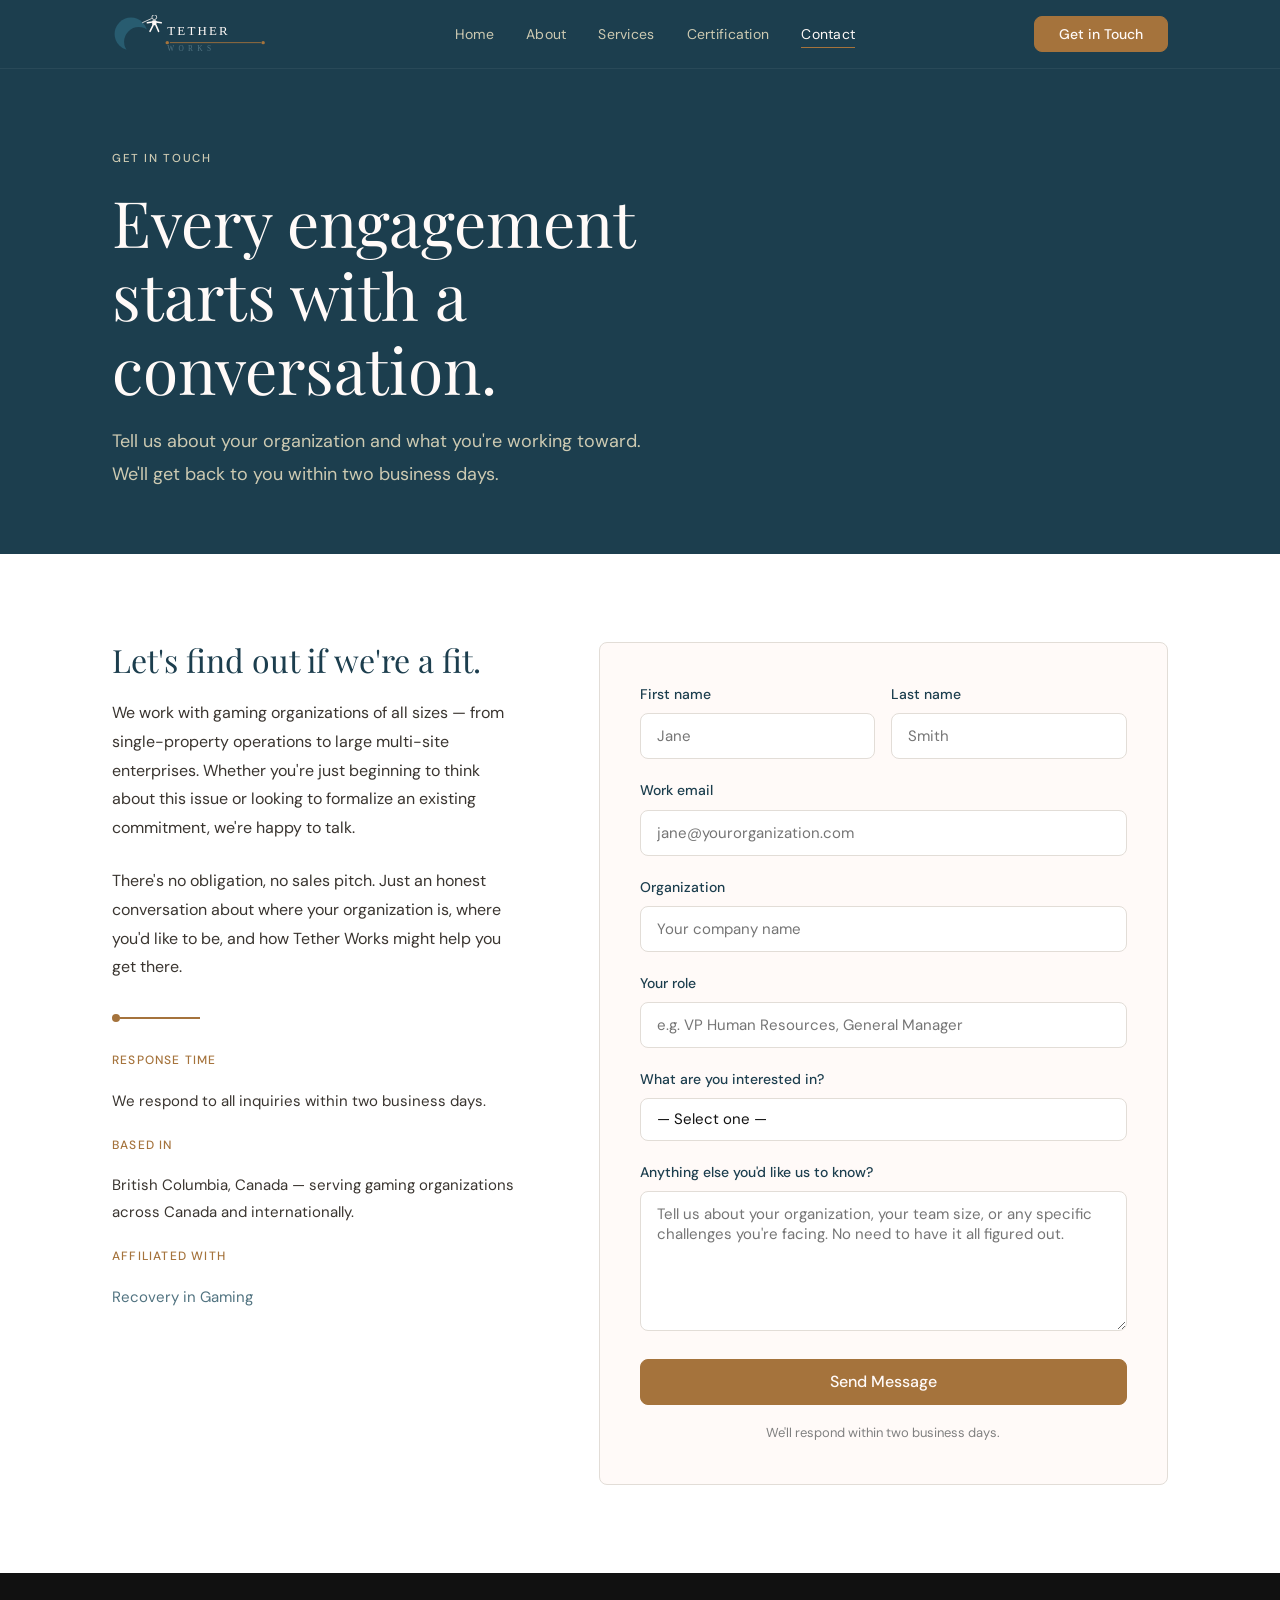
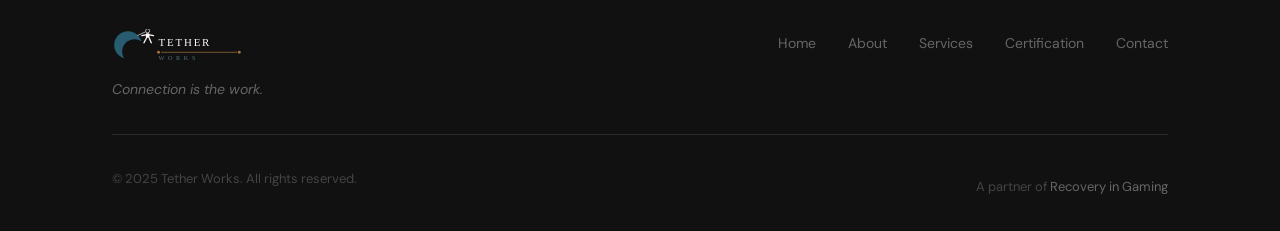
<file: contact.html>
<!DOCTYPE html>
<html lang="en">
<head>
  <meta charset="UTF-8">
  <meta name="viewport" content="width=device-width, initial-scale=1.0">
  <title>Contact — Tether Works</title>
  <meta name="description" content="Get in touch with Tether Works. Every engagement starts with a conversation.">
  <link rel="stylesheet" href="assets/css/style.css">
</head>
<body>

<nav>
  <div class="nav-inner">
    <a href="index.html" class="nav-logo">
      <svg viewBox="0 0 190 44" xmlns="http://www.w3.org/2000/svg">
        <defs><mask id="nm"><rect width="60" height="44" fill="white"/><circle cx="31" cy="31" r="17" fill="black"/></mask></defs>
        <circle cx="22" cy="22" r="19" fill="#285C70" mask="url(#nm)"/>
        <line x1="35" y1="9" x2="46" y2="4" stroke="#FFFAF8" stroke-width="0.9"/>
        <circle cx="49" cy="2.5" r="2.8" fill="none" stroke="#FFFAF8" stroke-width="0.9"/>
        <rect x="46.5" y="6" width="5" height="6" rx="1.5" fill="#FFFAF8"/>
        <line x1="41" y1="9" x2="46.5" y2="8" stroke="#FFFAF8" stroke-width="1.8" stroke-linecap="round"/>
        <line x1="51.5" y1="8" x2="57" y2="9" stroke="#FFFAF8" stroke-width="1.8" stroke-linecap="round"/>
        <line x1="47.5" y1="12" x2="44" y2="19" stroke="#FFFAF8" stroke-width="1.8" stroke-linecap="round"/>
        <line x1="51" y1="12" x2="54" y2="19" stroke="#FFFAF8" stroke-width="1.8" stroke-linecap="round"/>
        <text x="64" y="23" font-size="15" fill="#FFFAF8" font-family="Georgia, serif" letter-spacing="2.5">TETHER</text>
        <circle cx="64" cy="32" r="2" fill="#A5733C"/>
        <line x1="67.5" y1="32" x2="172" y2="32" stroke="#A5733C" stroke-width="1" stroke-linecap="round"/>
        <circle cx="175" cy="32" r="2" fill="#A5733C"/>
        <text x="64" y="42" font-size="8.5" fill="#517380" font-family="Georgia, serif" letter-spacing="5">WORKS</text>
      </svg>
    </a>
    <ul class="nav-links">
      <li><a href="index.html">Home</a></li>
      <li><a href="about.html">About</a></li>
      <li><a href="services.html">Services</a></li>
      <li><a href="certification.html">Certification</a></li>
      <li><a href="contact.html" class="active">Contact</a></li>
    </ul>
    <a href="contact.html" class="btn btn-primary">Get in Touch</a>
  </div>
</nav>

<section class="page-header">
  <div class="container">
    <span class="section-label on-dark" style="color: var(--fog);">Get in touch</span>
    <h1>Every engagement starts with a conversation.</h1>
    <p class="lead" style="margin-top: 1.25rem;">Tell us about your organization and what you're working toward. We'll get back to you within two business days.</p>
  </div>
</section>

<section class="bg-white">
  <div class="container">
    <div style="display: grid; grid-template-columns: 5fr 7fr; gap: 5rem; align-items: start;">

      <!-- Left: Info -->
      <div>
        <h2 style="color: var(--depth); margin-bottom: 1.25rem; font-size: 2rem;">Let's find out if we're a fit.</h2>
        <p class="mb-3">We work with gaming organizations of all sizes — from single-property operations to large multi-site enterprises. Whether you're just beginning to think about this issue or looking to formalize an existing commitment, we're happy to talk.</p>
        <p>There's no obligation, no sales pitch. Just an honest conversation about where your organization is, where you'd like to be, and how Tether Works might help you get there.</p>

        <div class="tether-line" style="margin: 2rem 0 1.75rem;"><div class="tether-dot"></div><div class="tether-rule"></div></div>

        <div style="display: flex; flex-direction: column; gap: 1.25rem;">
          <div>
            <p style="font-size: 0.75rem; text-transform: uppercase; letter-spacing: 0.1em; color: var(--lifeline); font-weight: 500; margin-bottom: 0.25rem;">Response time</p>
            <p style="font-size: 0.9375rem; color: #3A3530;">We respond to all inquiries within two business days.</p>
          </div>
          <div>
            <p style="font-size: 0.75rem; text-transform: uppercase; letter-spacing: 0.1em; color: var(--lifeline); font-weight: 500; margin-bottom: 0.25rem;">Based in</p>
            <p style="font-size: 0.9375rem; color: #3A3530;">British Columbia, Canada — serving gaming organizations across Canada and internationally.</p>
          </div>
          <div>
            <p style="font-size: 0.75rem; text-transform: uppercase; letter-spacing: 0.1em; color: var(--lifeline); font-weight: 500; margin-bottom: 0.25rem;">Affiliated with</p>
            <p style="font-size: 0.9375rem;"><a href="https://www.recoveryingaming.com" target="_blank" style="color: var(--horizon); text-decoration: none;">Recovery in Gaming</a></p>
          </div>
        </div>
      </div>

      <!-- Right: Form -->
      <div>
        <form action="#" method="POST" style="background: var(--stardust); border-radius: var(--r); padding: 2.5rem; border: 1px solid var(--border);">
          <div class="form-row">
            <div class="form-group">
              <label for="first-name">First name</label>
              <input type="text" id="first-name" name="first_name" placeholder="Jane" required>
            </div>
            <div class="form-group">
              <label for="last-name">Last name</label>
              <input type="text" id="last-name" name="last_name" placeholder="Smith" required>
            </div>
          </div>
          <div class="form-group">
            <label for="email">Work email</label>
            <input type="email" id="email" name="email" placeholder="jane@yourorganization.com" required>
          </div>
          <div class="form-group">
            <label for="organization">Organization</label>
            <input type="text" id="organization" name="organization" placeholder="Your company name">
          </div>
          <div class="form-group">
            <label for="role">Your role</label>
            <input type="text" id="role" name="role" placeholder="e.g. VP Human Resources, General Manager">
          </div>
          <div class="form-group">
            <label for="interest">What are you interested in?</label>
            <select id="interest" name="interest">
              <option value="">— Select one —</option>
              <option value="training">Training workshops</option>
              <option value="culture">Culture & stigma programs</option>
              <option value="certification">Tether Certification</option>
              <option value="unsure">Not sure yet — just exploring</option>
            </select>
          </div>
          <div class="form-group">
            <label for="message">Anything else you'd like us to know?</label>
            <textarea id="message" name="message" placeholder="Tell us about your organization, your team size, or any specific challenges you're facing. No need to have it all figured out."></textarea>
          </div>
          <button type="submit" class="btn btn-primary btn-lg" style="width: 100%; text-align: center;">Send Message</button>
          <p style="font-size: 0.8125rem; color: var(--haze); margin-top: 1rem; text-align: center;">We'll respond within two business days.</p>
        </form>
      </div>

    </div>
  </div>
</section>

<footer>
  <div class="footer-inner" style="max-width: var(--max-w); margin: 0 auto; padding: 0 2rem;">
    <div class="footer-top">
      <div>
        <svg viewBox="0 0 190 44" xmlns="http://www.w3.org/2000/svg" height="32">
          <defs><mask id="fm"><rect width="60" height="44" fill="white"/><circle cx="31" cy="31" r="17" fill="black"/></mask></defs>
          <circle cx="22" cy="22" r="19" fill="#285C70" mask="url(#fm)"/>
          <line x1="35" y1="9" x2="46" y2="4" stroke="#FFFAF8" stroke-width="0.9"/>
          <circle cx="49" cy="2.5" r="2.8" fill="none" stroke="#FFFAF8" stroke-width="0.9"/>
          <rect x="46.5" y="6" width="5" height="6" rx="1.5" fill="#FFFAF8"/>
          <line x1="41" y1="9" x2="46.5" y2="8" stroke="#FFFAF8" stroke-width="1.8" stroke-linecap="round"/>
          <line x1="51.5" y1="8" x2="57" y2="9" stroke="#FFFAF8" stroke-width="1.8" stroke-linecap="round"/>
          <line x1="47.5" y1="12" x2="44" y2="19" stroke="#FFFAF8" stroke-width="1.8" stroke-linecap="round"/>
          <line x1="51" y1="12" x2="54" y2="19" stroke="#FFFAF8" stroke-width="1.8" stroke-linecap="round"/>
          <text x="64" y="23" font-size="15" fill="#FFFAF8" font-family="Georgia, serif" letter-spacing="2.5">TETHER</text>
          <circle cx="64" cy="32" r="2" fill="#A5733C"/>
          <line x1="67.5" y1="32" x2="172" y2="32" stroke="#A5733C" stroke-width="1"/>
          <circle cx="175" cy="32" r="2" fill="#A5733C"/>
          <text x="64" y="42" font-size="8.5" fill="#517380" font-family="Georgia, serif" letter-spacing="5">WORKS</text>
        </svg>
        <p class="footer-tagline">Connection is the work.</p>
      </div>
      <ul class="footer-links">
        <li><a href="index.html">Home</a></li>
        <li><a href="about.html">About</a></li>
        <li><a href="services.html">Services</a></li>
        <li><a href="certification.html">Certification</a></li>
        <li><a href="contact.html">Contact</a></li>
      </ul>
    </div>
    <div class="footer-bottom">
      <p>© 2025 Tether Works. All rights reserved.</p>
      <p>A partner of <a href="https://www.recoveryingaming.com" target="_blank" style="color: #666; text-decoration: none;">Recovery in Gaming</a></p>
    </div>
  </div>
</footer>

</body>
</html>
</file>
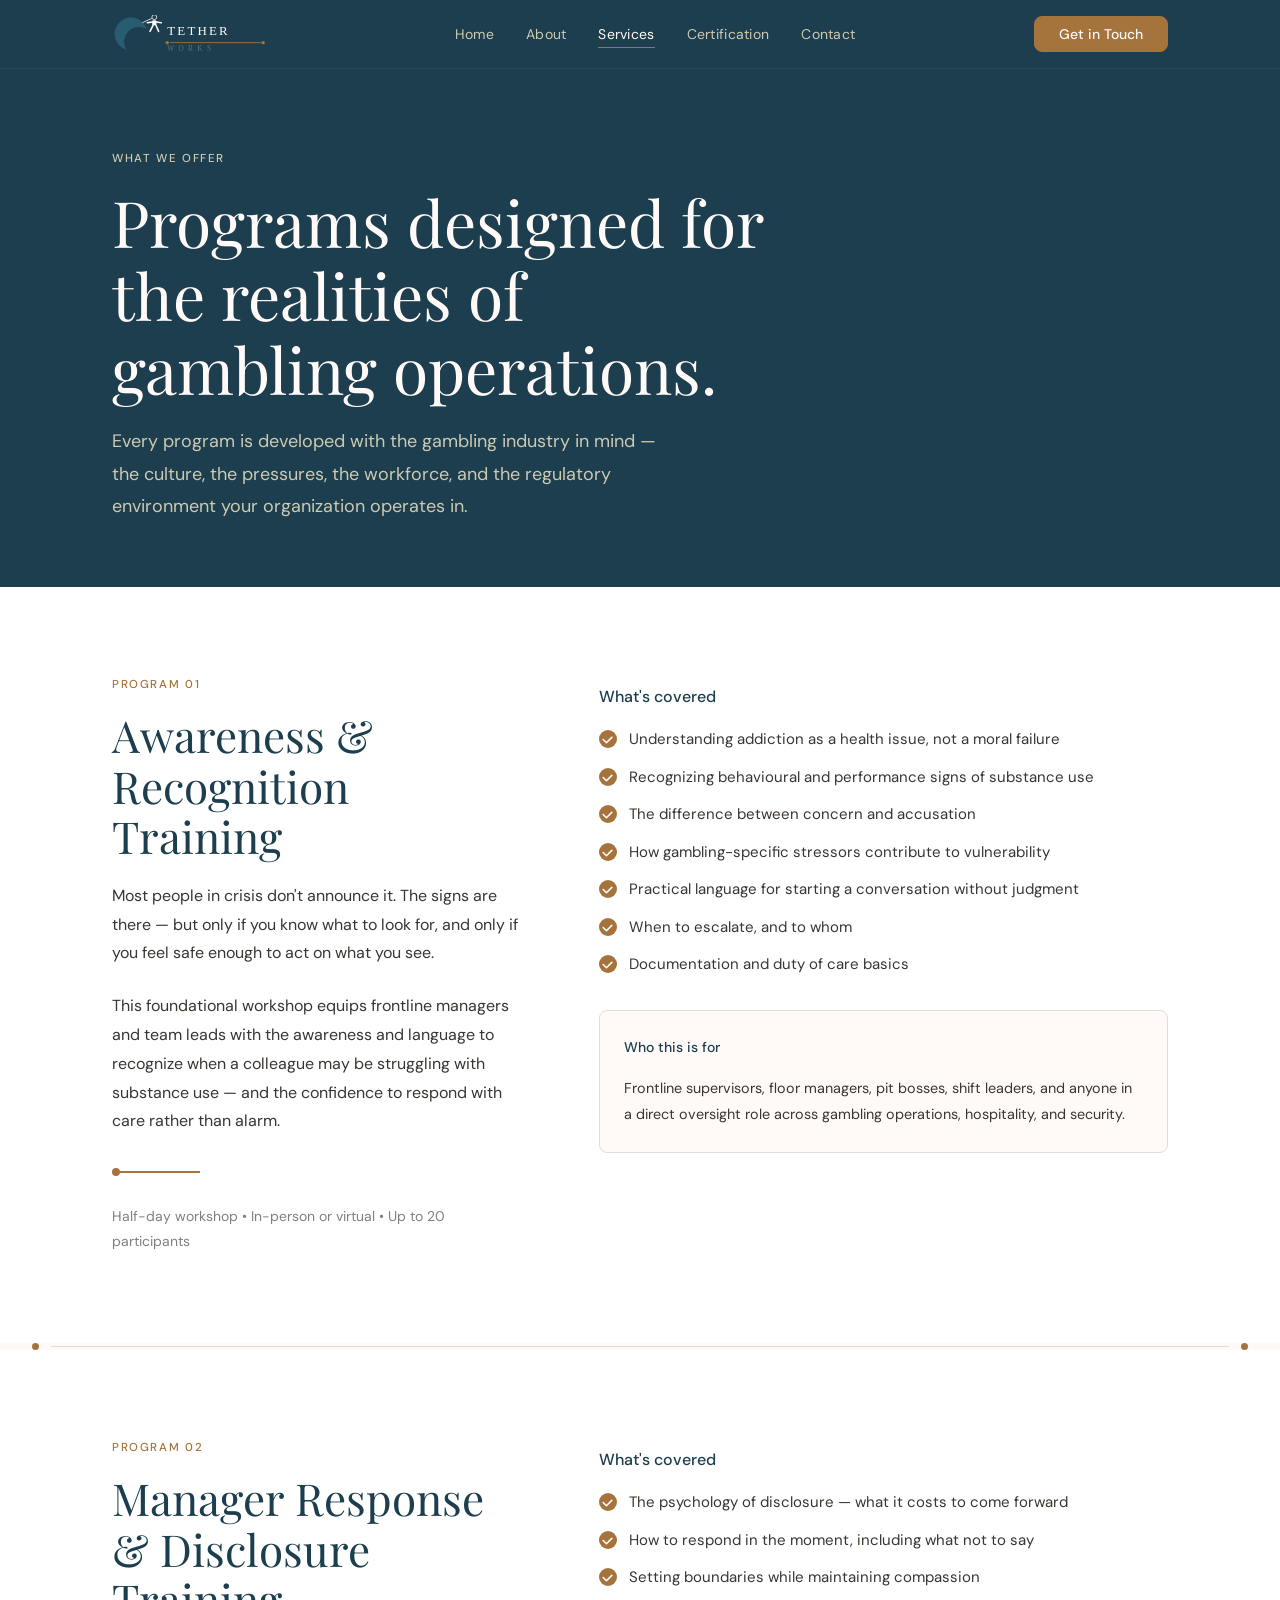
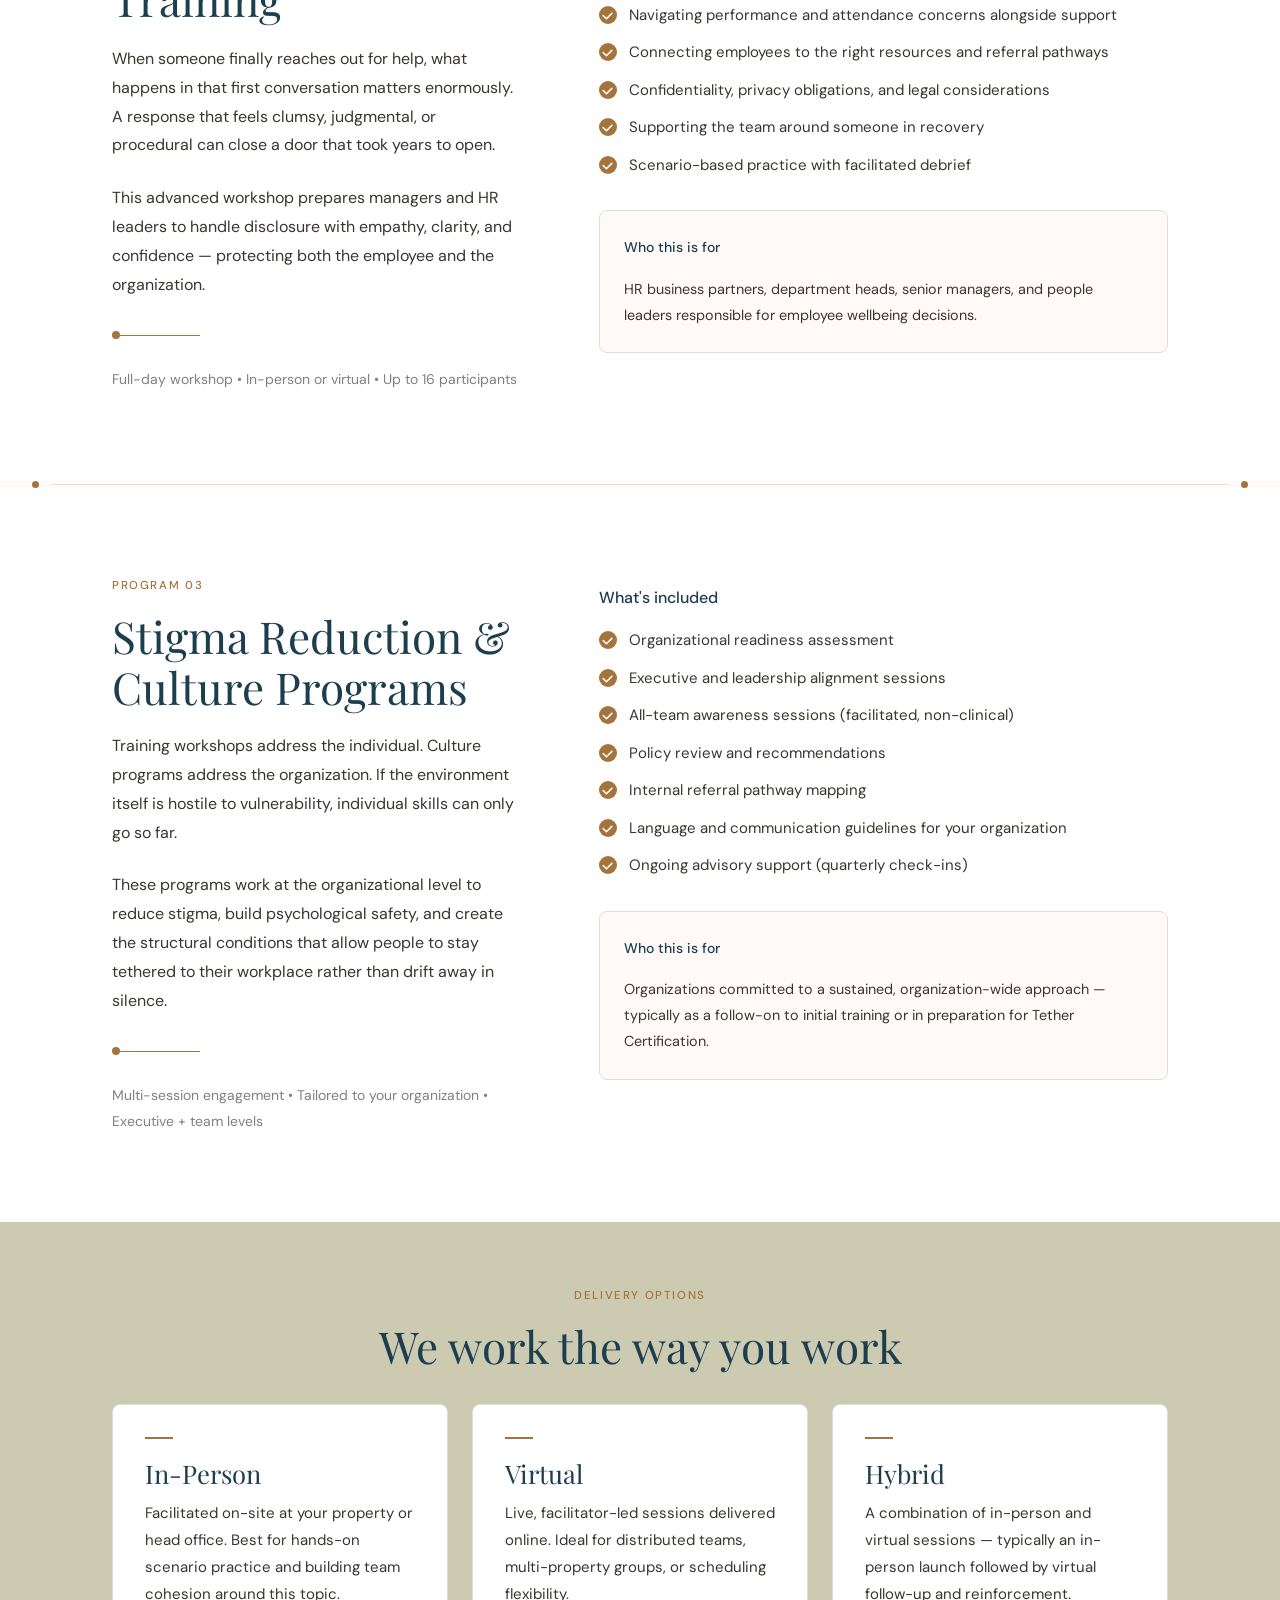
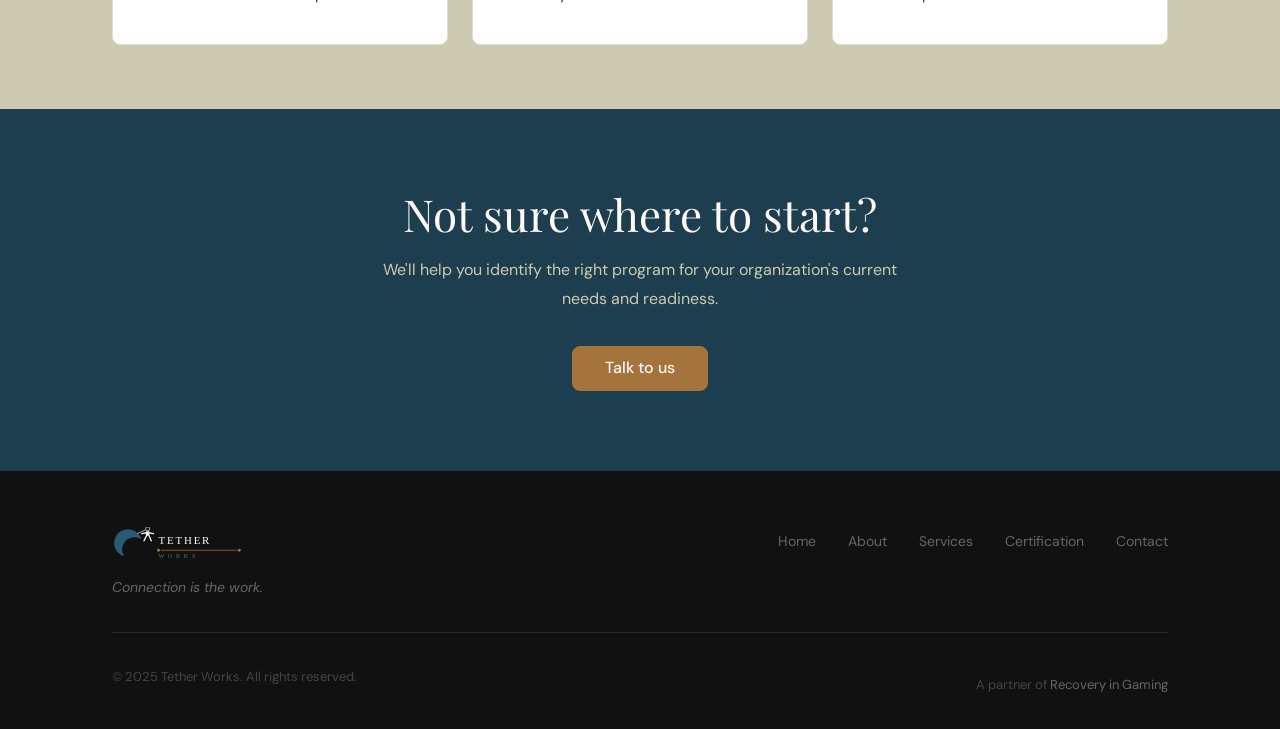
<file: services.html>
<!DOCTYPE html>
<html lang="en">
<head>
  <meta charset="UTF-8">
  <meta name="viewport" content="width=device-width, initial-scale=1.0">
  <title>Services — Tether Works</title>
  <meta name="description" content="Training, support, and certification programs designed specifically for gambling organizations navigating addiction in the workplace.">
  <link rel="stylesheet" href="assets/css/style.css">
</head>
<body>

<nav>
  <div class="nav-inner">
    <a href="index.html" class="nav-logo">
      <svg viewBox="0 0 190 44" xmlns="http://www.w3.org/2000/svg">
        <defs><mask id="nm"><rect width="60" height="44" fill="white"/><circle cx="31" cy="31" r="17" fill="black"/></mask></defs>
        <circle cx="22" cy="22" r="19" fill="#285C70" mask="url(#nm)"/>
        <line x1="35" y1="9" x2="46" y2="4" stroke="#FFFAF8" stroke-width="0.9"/>
        <circle cx="49" cy="2.5" r="2.8" fill="none" stroke="#FFFAF8" stroke-width="0.9"/>
        <rect x="46.5" y="6" width="5" height="6" rx="1.5" fill="#FFFAF8"/>
        <line x1="41" y1="9" x2="46.5" y2="8" stroke="#FFFAF8" stroke-width="1.8" stroke-linecap="round"/>
        <line x1="51.5" y1="8" x2="57" y2="9" stroke="#FFFAF8" stroke-width="1.8" stroke-linecap="round"/>
        <line x1="47.5" y1="12" x2="44" y2="19" stroke="#FFFAF8" stroke-width="1.8" stroke-linecap="round"/>
        <line x1="51" y1="12" x2="54" y2="19" stroke="#FFFAF8" stroke-width="1.8" stroke-linecap="round"/>
        <text x="64" y="23" font-size="15" fill="#FFFAF8" font-family="Georgia, serif" letter-spacing="2.5">TETHER</text>
        <circle cx="64" cy="32" r="2" fill="#A5733C"/>
        <line x1="67.5" y1="32" x2="172" y2="32" stroke="#A5733C" stroke-width="1" stroke-linecap="round"/>
        <circle cx="175" cy="32" r="2" fill="#A5733C"/>
        <text x="64" y="42" font-size="8.5" fill="#517380" font-family="Georgia, serif" letter-spacing="5">WORKS</text>
      </svg>
    </a>
    <ul class="nav-links">
      <li><a href="index.html">Home</a></li>
      <li><a href="about.html">About</a></li>
      <li><a href="services.html" class="active">Services</a></li>
      <li><a href="certification.html">Certification</a></li>
      <li><a href="contact.html">Contact</a></li>
    </ul>
    <a href="contact.html" class="btn btn-primary">Get in Touch</a>
  </div>
</nav>

<section class="page-header">
  <div class="container">
    <span class="section-label on-dark" style="color: var(--fog);">What we offer</span>
    <h1>Programs designed for the realities of gambling operations.</h1>
    <p class="lead" style="margin-top: 1.25rem;">Every program is developed with the gambling industry in mind — the culture, the pressures, the workforce, and the regulatory environment your organization operates in.</p>
  </div>
</section>

<section class="bg-white">
  <div class="container">
    <div style="display: grid; grid-template-columns: 5fr 7fr; gap: 5rem; align-items: start;">
      <div>
        <span class="section-label">Program 01</span>
        <h2 style="color: var(--depth); margin-bottom: 1.25rem;">Awareness &amp; Recognition Training</h2>
        <p class="mb-3">Most people in crisis don't announce it. The signs are there — but only if you know what to look for, and only if you feel safe enough to act on what you see.</p>
        <p>This foundational workshop equips frontline managers and team leads with the awareness and language to recognize when a colleague may be struggling with substance use — and the confidence to respond with care rather than alarm.</p>
        <div class="tether-line mt-4"><div class="tether-dot"></div><div class="tether-rule"></div></div>
        <p class="small muted">Half-day workshop &bull; In-person or virtual &bull; Up to 20 participants</p>
      </div>
      <div style="padding-top: 0.5rem;">
        <p style="font-weight: 500; color: var(--depth); margin-bottom: 1rem;">What's covered</p>
        <ul class="check-list">
          <li>Understanding addiction as a health issue, not a moral failure</li>
          <li>Recognizing behavioural and performance signs of substance use</li>
          <li>The difference between concern and accusation</li>
          <li>How gambling-specific stressors contribute to vulnerability</li>
          <li>Practical language for starting a conversation without judgment</li>
          <li>When to escalate, and to whom</li>
          <li>Documentation and duty of care basics</li>
        </ul>
        <div style="margin-top: 2rem; padding: 1.5rem; background: var(--stardust); border-radius: var(--r); border: 1px solid var(--border);">
          <p style="font-size: 0.875rem; font-weight: 500; color: var(--depth); margin-bottom: 0.5rem;">Who this is for</p>
          <p style="font-size: 0.9rem;">Frontline supervisors, floor managers, pit bosses, shift leaders, and anyone in a direct oversight role across gambling operations, hospitality, and security.</p>
        </div>
      </div>
    </div>
  </div>
</section>

<div class="tether-divider" style="margin: 0 2rem;"><div class="dot"></div><div class="rule"></div><div class="dot"></div></div>

<section class="bg-white">
  <div class="container">
    <div style="display: grid; grid-template-columns: 5fr 7fr; gap: 5rem; align-items: start;">
      <div>
        <span class="section-label">Program 02</span>
        <h2 style="color: var(--depth); margin-bottom: 1.25rem;">Manager Response &amp; Disclosure Training</h2>
        <p class="mb-3">When someone finally reaches out for help, what happens in that first conversation matters enormously. A response that feels clumsy, judgmental, or procedural can close a door that took years to open.</p>
        <p>This advanced workshop prepares managers and HR leaders to handle disclosure with empathy, clarity, and confidence — protecting both the employee and the organization.</p>
        <div class="tether-line mt-4"><div class="tether-dot"></div><div class="tether-rule"></div></div>
        <p class="small muted">Full-day workshop &bull; In-person or virtual &bull; Up to 16 participants</p>
      </div>
      <div style="padding-top: 0.5rem;">
        <p style="font-weight: 500; color: var(--depth); margin-bottom: 1rem;">What's covered</p>
        <ul class="check-list">
          <li>The psychology of disclosure — what it costs to come forward</li>
          <li>How to respond in the moment, including what not to say</li>
          <li>Setting boundaries while maintaining compassion</li>
          <li>Navigating performance and attendance concerns alongside support</li>
          <li>Connecting employees to the right resources and referral pathways</li>
          <li>Confidentiality, privacy obligations, and legal considerations</li>
          <li>Supporting the team around someone in recovery</li>
          <li>Scenario-based practice with facilitated debrief</li>
        </ul>
        <div style="margin-top: 2rem; padding: 1.5rem; background: var(--stardust); border-radius: var(--r); border: 1px solid var(--border);">
          <p style="font-size: 0.875rem; font-weight: 500; color: var(--depth); margin-bottom: 0.5rem;">Who this is for</p>
          <p style="font-size: 0.9rem;">HR business partners, department heads, senior managers, and people leaders responsible for employee wellbeing decisions.</p>
        </div>
      </div>
    </div>
  </div>
</section>

<div class="tether-divider" style="margin: 0 2rem;"><div class="dot"></div><div class="rule"></div><div class="dot"></div></div>

<section class="bg-white">
  <div class="container">
    <div style="display: grid; grid-template-columns: 5fr 7fr; gap: 5rem; align-items: start;">
      <div>
        <span class="section-label">Program 03</span>
        <h2 style="color: var(--depth); margin-bottom: 1.25rem;">Stigma Reduction &amp; Culture Programs</h2>
        <p class="mb-3">Training workshops address the individual. Culture programs address the organization. If the environment itself is hostile to vulnerability, individual skills can only go so far.</p>
        <p>These programs work at the organizational level to reduce stigma, build psychological safety, and create the structural conditions that allow people to stay tethered to their workplace rather than drift away in silence.</p>
        <div class="tether-line mt-4"><div class="tether-dot"></div><div class="tether-rule"></div></div>
        <p class="small muted">Multi-session engagement &bull; Tailored to your organization &bull; Executive + team levels</p>
      </div>
      <div style="padding-top: 0.5rem;">
        <p style="font-weight: 500; color: var(--depth); margin-bottom: 1rem;">What's included</p>
        <ul class="check-list">
          <li>Organizational readiness assessment</li>
          <li>Executive and leadership alignment sessions</li>
          <li>All-team awareness sessions (facilitated, non-clinical)</li>
          <li>Policy review and recommendations</li>
          <li>Internal referral pathway mapping</li>
          <li>Language and communication guidelines for your organization</li>
          <li>Ongoing advisory support (quarterly check-ins)</li>
        </ul>
        <div style="margin-top: 2rem; padding: 1.5rem; background: var(--stardust); border-radius: var(--r); border: 1px solid var(--border);">
          <p style="font-size: 0.875rem; font-weight: 500; color: var(--depth); margin-bottom: 0.5rem;">Who this is for</p>
          <p style="font-size: 0.9rem;">Organizations committed to a sustained, organization-wide approach — typically as a follow-on to initial training or in preparation for Tether Certification.</p>
        </div>
      </div>
    </div>
  </div>
</section>

<section style="background: var(--fog); padding: 4rem 0;">
  <div class="container">
    <div class="text-center mb-4">
      <span class="section-label">Delivery options</span>
      <h2 style="color: var(--depth);">We work the way you work</h2>
    </div>
    <div class="card-grid grid-3">
      <div class="card"><div class="card-bar"></div><h3>In-Person</h3><p>Facilitated on-site at your property or head office. Best for hands-on scenario practice and building team cohesion around this topic.</p></div>
      <div class="card"><div class="card-bar"></div><h3>Virtual</h3><p>Live, facilitator-led sessions delivered online. Ideal for distributed teams, multi-property groups, or scheduling flexibility.</p></div>
      <div class="card"><div class="card-bar"></div><h3>Hybrid</h3><p>A combination of in-person and virtual sessions — typically an in-person launch followed by virtual follow-up and reinforcement.</p></div>
    </div>
  </div>
</section>

<section class="cta-band">
  <div class="container">
    <h2>Not sure where to start?</h2>
    <p>We'll help you identify the right program for your organization's current needs and readiness.</p>
    <a href="contact.html" class="btn btn-primary btn-lg">Talk to us</a>
  </div>
</section>

<footer>
  <div class="footer-inner" style="max-width: var(--max-w); margin: 0 auto; padding: 0 2rem;">
    <div class="footer-top">
      <div>
        <svg viewBox="0 0 190 44" xmlns="http://www.w3.org/2000/svg" height="32">
          <defs><mask id="fm"><rect width="60" height="44" fill="white"/><circle cx="31" cy="31" r="17" fill="black"/></mask></defs>
          <circle cx="22" cy="22" r="19" fill="#285C70" mask="url(#fm)"/>
          <line x1="35" y1="9" x2="46" y2="4" stroke="#FFFAF8" stroke-width="0.9"/>
          <circle cx="49" cy="2.5" r="2.8" fill="none" stroke="#FFFAF8" stroke-width="0.9"/>
          <rect x="46.5" y="6" width="5" height="6" rx="1.5" fill="#FFFAF8"/>
          <line x1="41" y1="9" x2="46.5" y2="8" stroke="#FFFAF8" stroke-width="1.8" stroke-linecap="round"/>
          <line x1="51.5" y1="8" x2="57" y2="9" stroke="#FFFAF8" stroke-width="1.8" stroke-linecap="round"/>
          <line x1="47.5" y1="12" x2="44" y2="19" stroke="#FFFAF8" stroke-width="1.8" stroke-linecap="round"/>
          <line x1="51" y1="12" x2="54" y2="19" stroke="#FFFAF8" stroke-width="1.8" stroke-linecap="round"/>
          <text x="64" y="23" font-size="15" fill="#FFFAF8" font-family="Georgia, serif" letter-spacing="2.5">TETHER</text>
          <circle cx="64" cy="32" r="2" fill="#A5733C"/>
          <line x1="67.5" y1="32" x2="172" y2="32" stroke="#A5733C" stroke-width="1"/>
          <circle cx="175" cy="32" r="2" fill="#A5733C"/>
          <text x="64" y="42" font-size="8.5" fill="#517380" font-family="Georgia, serif" letter-spacing="5">WORKS</text>
        </svg>
        <p class="footer-tagline">Connection is the work.</p>
      </div>
      <ul class="footer-links">
        <li><a href="index.html">Home</a></li>
        <li><a href="about.html">About</a></li>
        <li><a href="services.html">Services</a></li>
        <li><a href="certification.html">Certification</a></li>
        <li><a href="contact.html">Contact</a></li>
      </ul>
    </div>
    <div class="footer-bottom">
      <p>© 2025 Tether Works. All rights reserved.</p>
      <p>A partner of <a href="https://www.recoveryingaming.com" target="_blank" style="color: #666; text-decoration: none;">Recovery in Gaming</a></p>
    </div>
  </div>
</footer>

</body>
</html>
</file>
<file: assets/css/style.css>
@import url('https://fonts.googleapis.com/css2?family=Playfair+Display:ital,wght@0,400;0,500;0,700;1,400;1,500&family=DM+Sans:opsz,wght@9..40,400;9..40,500&display=swap');

:root {
  --depth:     #1C3E4E;
  --depth-dk:  #111F28;
  --lifeline:  #A5733C;
  --lifeline-dk:#8B612E;
  --horizon:   #517380;
  --haze:      #808080;
  --fog:       #CDCAB2;
  --stardust:  #FFFAF8;
  --charcoal:  #111111;
  --white:     #ffffff;
  --border:    #E2DDD7;
  --max-w:     1120px;
  --r:         8px;
}

*, *::before, *::after { box-sizing: border-box; margin: 0; padding: 0; }
html { font-size: 16px; scroll-behavior: smooth; }
body { font-family: 'DM Sans', system-ui, sans-serif; background: var(--stardust); color: var(--charcoal); line-height: 1.7; -webkit-font-smoothing: antialiased; }

nav { position: sticky; top: 0; z-index: 100; background: var(--depth); border-bottom: 1px solid rgba(255,255,255,0.06); }
.nav-inner { max-width: var(--max-w); margin: 0 auto; padding: 0 2rem; display: flex; align-items: center; justify-content: space-between; height: 68px; }
.nav-logo { display: flex; align-items: center; text-decoration: none; }
.nav-logo svg { height: 38px; width: auto; }
.nav-links { display: flex; align-items: center; gap: 2rem; list-style: none; }
.nav-links a { color: var(--fog); text-decoration: none; font-size: 0.875rem; font-weight: 400; letter-spacing: 0.02em; transition: color 0.2s; padding: 4px 0; border-bottom: 1.5px solid transparent; }
.nav-links a:hover { color: var(--stardust); }
.nav-links a.active { color: var(--stardust); border-bottom-color: var(--lifeline); }

.btn { display: inline-block; padding: 0.65rem 1.5rem; border-radius: var(--r); font-family: 'DM Sans', sans-serif; font-size: 0.875rem; font-weight: 500; text-decoration: none; cursor: pointer; transition: all 0.2s; border: 1.5px solid transparent; line-height: 1; }
.btn-primary { background: var(--lifeline); color: var(--stardust); border-color: var(--lifeline); }
.btn-primary:hover { background: var(--lifeline-dk); border-color: var(--lifeline-dk); }
.btn-ghost { background: transparent; color: var(--stardust); border-color: rgba(205,202,178,0.4); }
.btn-ghost:hover { border-color: var(--stardust); color: var(--stardust); }
.btn-outline { background: transparent; color: var(--depth); border-color: var(--depth); }
.btn-outline:hover { background: var(--depth); color: var(--stardust); }
.btn-lg { padding: 0.85rem 2rem; font-size: 1rem; }

.container { max-width: var(--max-w); margin: 0 auto; padding: 0 2rem; }
section { padding: 5.5rem 0; }
section.bg-depth { background: var(--depth); }
section.bg-fog { background: var(--fog); }
section.bg-white { background: var(--white); }
section.bg-dark { background: var(--charcoal); }

h1, h2, h3, h4 { font-family: 'Playfair Display', Georgia, serif; font-weight: 400; line-height: 1.15; }
h1 { font-size: clamp(2.5rem, 5vw, 4rem); }
h2 { font-size: clamp(1.875rem, 3.5vw, 2.75rem); }
h3 { font-size: clamp(1.25rem, 2vw, 1.625rem); }
h4 { font-size: 1.2rem; }
p { color: #3A3530; line-height: 1.8; }
p + p { margin-top: 1rem; }
.lead { font-size: 1.125rem; color: #4A4540; }
.muted { color: var(--haze); }
.small { font-size: 0.875rem; }

.section-label { font-size: 0.72rem; font-weight: 500; letter-spacing: 0.14em; text-transform: uppercase; color: var(--lifeline); margin-bottom: 1rem; display: block; }
.section-label.on-dark { color: var(--fog); }

.tether-line { display: flex; align-items: center; gap: 0; margin: 1.75rem 0; }
.tether-dot { width: 8px; height: 8px; border-radius: 50%; background: var(--lifeline); flex-shrink: 0; }
.tether-dot.on-dark { background: rgba(165,115,60,0.6); }
.tether-rule { width: 80px; height: 1.5px; background: var(--lifeline); }
.tether-rule.on-dark { background: rgba(165,115,60,0.4); }

.hero { background: var(--depth); padding: 8rem 0 6rem; }
.hero-eyebrow { font-size: 0.75rem; font-weight: 500; letter-spacing: 0.14em; text-transform: uppercase; color: var(--lifeline); margin-bottom: 1.5rem; display: block; }
.hero h1 { color: var(--stardust); max-width: 740px; margin-bottom: 1.5rem; }
.hero .lead { color: var(--fog); max-width: 580px; margin-bottom: 2.5rem; }
.hero-ctas { display: flex; gap: 1rem; flex-wrap: wrap; }

.card-grid { display: grid; gap: 1.5rem; }
.grid-3 { grid-template-columns: repeat(auto-fit, minmax(280px, 1fr)); }
.grid-2 { grid-template-columns: repeat(auto-fit, minmax(340px, 1fr)); }
.card { background: var(--white); border-radius: var(--r); padding: 2rem 2rem 2.25rem; border: 1px solid var(--border); transition: border-color 0.2s; }
.card:hover { border-color: var(--lifeline); }
.card-bar { width: 28px; height: 2px; background: var(--lifeline); margin-bottom: 1.25rem; }
.card h3 { margin-bottom: 0.75rem; color: var(--depth); }
.card p { font-size: 0.9375rem; }

.callout { border-left: 3px solid var(--lifeline); padding: 0.25rem 0 0.25rem 1.75rem; margin: 2.5rem 0; }
.callout p { font-family: 'Playfair Display', Georgia, serif; font-size: clamp(1.25rem, 2.5vw, 1.625rem); font-style: italic; color: var(--depth); line-height: 1.45; }
.callout cite { font-size: 0.875rem; color: var(--haze); font-style: normal; display: block; margin-top: 0.75rem; }

.founder-grid { display: grid; grid-template-columns: repeat(auto-fit, minmax(340px, 1fr)); gap: 1.5rem; }
.founder-card { background: var(--white); border-radius: var(--r); padding: 2.25rem; border: 1px solid var(--border); display: flex; flex-direction: column; gap: 1.25rem; }
.founder-header { display: flex; align-items: center; gap: 1.25rem; }
.founder-avatar { width: 80px; height: 80px; border-radius: 50%; background: var(--fog); flex-shrink: 0; display: flex; align-items: center; justify-content: center; font-family: 'Playfair Display', serif; font-size: 1.75rem; color: var(--depth); font-weight: 400; }
.founder-name { font-family: 'Playfair Display', serif; font-size: 1.5rem; color: var(--depth); margin-bottom: 0.15rem; }
.founder-title { font-size: 0.875rem; color: var(--haze); }
.founder-bio { font-size: 0.9375rem; color: #4A4540; line-height: 1.75; }

.check-list { list-style: none; display: flex; flex-direction: column; gap: 0.75rem; }
.check-list li { display: flex; align-items: flex-start; gap: 0.75rem; font-size: 0.9375rem; color: #3A3530; }
.check-list li::before { content: ''; width: 18px; height: 18px; border-radius: 50%; background: var(--lifeline); flex-shrink: 0; margin-top: 3px; background-image: url("data:image/svg+xml,%3Csvg xmlns='http://www.w3.org/2000/svg' viewBox='0 0 12 12'%3E%3Cpath d='M2 6l3 3 5-5' stroke='%23FFFAF8' stroke-width='1.5' fill='none' stroke-linecap='round' stroke-linejoin='round'/%3E%3C/svg%3E"); background-size: 70%; background-repeat: no-repeat; background-position: center; }

.form-group { margin-bottom: 1.25rem; }
.form-group label { display: block; font-size: 0.875rem; font-weight: 500; margin-bottom: 0.4rem; color: var(--depth); }
.form-group input, .form-group textarea, .form-group select { width: 100%; padding: 0.75rem 1rem; border: 1.5px solid var(--border); border-radius: var(--r); font-family: 'DM Sans', sans-serif; font-size: 0.9375rem; background: var(--white); color: var(--charcoal); transition: border-color 0.2s; appearance: none; }
.form-group input:focus, .form-group textarea:focus, .form-group select:focus { outline: none; border-color: var(--lifeline); }
.form-group textarea { min-height: 140px; resize: vertical; }
.form-row { display: grid; grid-template-columns: 1fr 1fr; gap: 1rem; }

.cta-band { background: var(--depth); padding: 5rem 0; text-align: center; }
.cta-band h2 { color: var(--stardust); margin-bottom: 1rem; }
.cta-band p { color: var(--fog); max-width: 520px; margin: 0 auto 2rem; }

footer { background: var(--charcoal); padding: 3.5rem 0 2rem; }
.footer-top { display: flex; justify-content: space-between; align-items: flex-start; gap: 2rem; padding-bottom: 2rem; border-bottom: 1px solid #2A2A2A; margin-bottom: 1.5rem; }
.footer-tagline { font-style: italic; font-size: 0.875rem; color: #666; margin-top: 0.5rem; }
.footer-links { list-style: none; display: flex; gap: 2rem; flex-wrap: wrap; align-items: center; }
.footer-links a { color: #666; text-decoration: none; font-size: 0.875rem; transition: color 0.2s; }
.footer-links a:hover { color: var(--fog); }
.footer-bottom { display: flex; justify-content: space-between; align-items: center; }
.footer-bottom p { font-size: 0.8125rem; color: #444; }

.stat-strip { display: grid; grid-template-columns: repeat(auto-fit, minmax(180px, 1fr)); }
.stat-item { padding: 2.5rem 2rem; border-right: 1px solid rgba(255,255,255,0.08); text-align: center; }
.stat-item:last-child { border-right: none; }
.stat-num { font-family: 'DM Sans', sans-serif; font-size: 3rem; font-weight: 500; color: var(--stardust); line-height: 1; margin-bottom: 0.5rem; letter-spacing: -0.02em; }
.stat-label { font-size: 0.8125rem; color: var(--fog); letter-spacing: 0.04em; }

.page-header { background: var(--depth); padding: 5rem 0 4rem; }
.page-header h1 { color: var(--stardust); max-width: 680px; margin-bottom: 1rem; }
.page-header .lead { color: var(--fog); max-width: 560px; }

.tether-divider { display: flex; align-items: center; gap: 12px; margin: 3rem 0; }
.tether-divider .dot { width: 7px; height: 7px; border-radius: 50%; background: var(--lifeline); flex-shrink: 0; }
.tether-divider .rule { flex: 1; height: 1px; background: var(--border); }

.text-center { text-align: center; }
.mb-1 { margin-bottom: 0.5rem; } .mb-2 { margin-bottom: 1rem; } .mb-3 { margin-bottom: 1.5rem; } .mb-4 { margin-bottom: 2rem; }
.mt-3 { margin-top: 1.5rem; } .mt-4 { margin-top: 2rem; }

@media (max-width: 768px) {
  .nav-links { display: none; }
  section { padding: 3.5rem 0; }
  .hero { padding: 5rem 0 4rem; }
  .form-row { grid-template-columns: 1fr; }
  .footer-top { flex-direction: column; }
  .footer-bottom { flex-direction: column; gap: 0.5rem; text-align: center; }
  .stat-strip { grid-template-columns: 1fr 1fr; }
  .stat-item { border-right: none; border-bottom: 1px solid rgba(255,255,255,0.08); }
}
</file>
